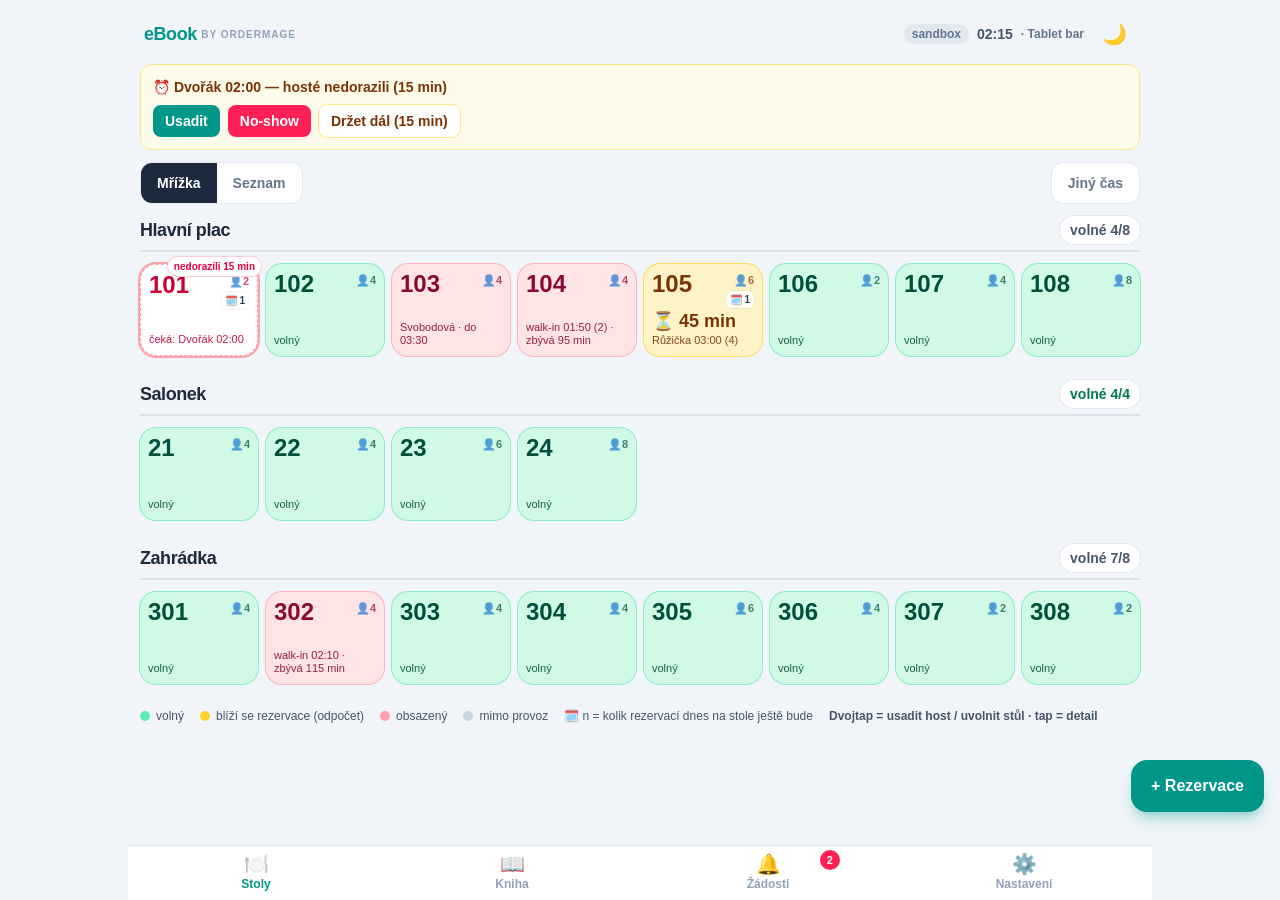
<file: index.html>
<!doctype html>
<html lang="cs">
  <head>
    <meta charset="UTF-8" />
    <meta name="viewport" content="width=device-width, initial-scale=1.0, viewport-fit=cover" />
    <meta name="theme-color" content="#0d9488" />
    <meta name="description" content="eBook — rezervační kniha stolů pro restaurace" />
    <meta name="robots" content="noindex" />

    <!-- iOS home-screen app: Safari ignores the manifest for these, hence the
         apple-* duplicates. black-translucent + viewport-fit=cover let the app
         paint under the status bar; the layout already honours safe areas. -->
    <meta name="mobile-web-app-capable" content="yes" />
    <meta name="apple-mobile-web-app-capable" content="yes" />
    <meta name="apple-mobile-web-app-status-bar-style" content="black-translucent" />
    <meta name="apple-mobile-web-app-title" content="eBook" />

    <link rel="icon" type="image/svg+xml" href="./icon.svg" />
    <link rel="apple-touch-icon" href="./apple-touch-icon.png" />
    <link rel="manifest" href="./manifest.webmanifest" />
    <title>eBook by OrderMage</title>
    <script type="module" crossorigin src="./assets/index-DlKGtat0.js"></script>
    <link rel="stylesheet" crossorigin href="./assets/index-Bkm7eKky.css">
  </head>
  <body>
    <div id="root"></div>
    <script>
      // App shell cache — the app has to open with no signal, not just keep
      // running. Registered after load so it never delays first paint.
      if ('serviceWorker' in navigator) {
        window.addEventListener('load', function () {
          navigator.serviceWorker.register('/sw.js').catch(function () {});
        });
      }
    </script>
  </body>
</html>
</file>
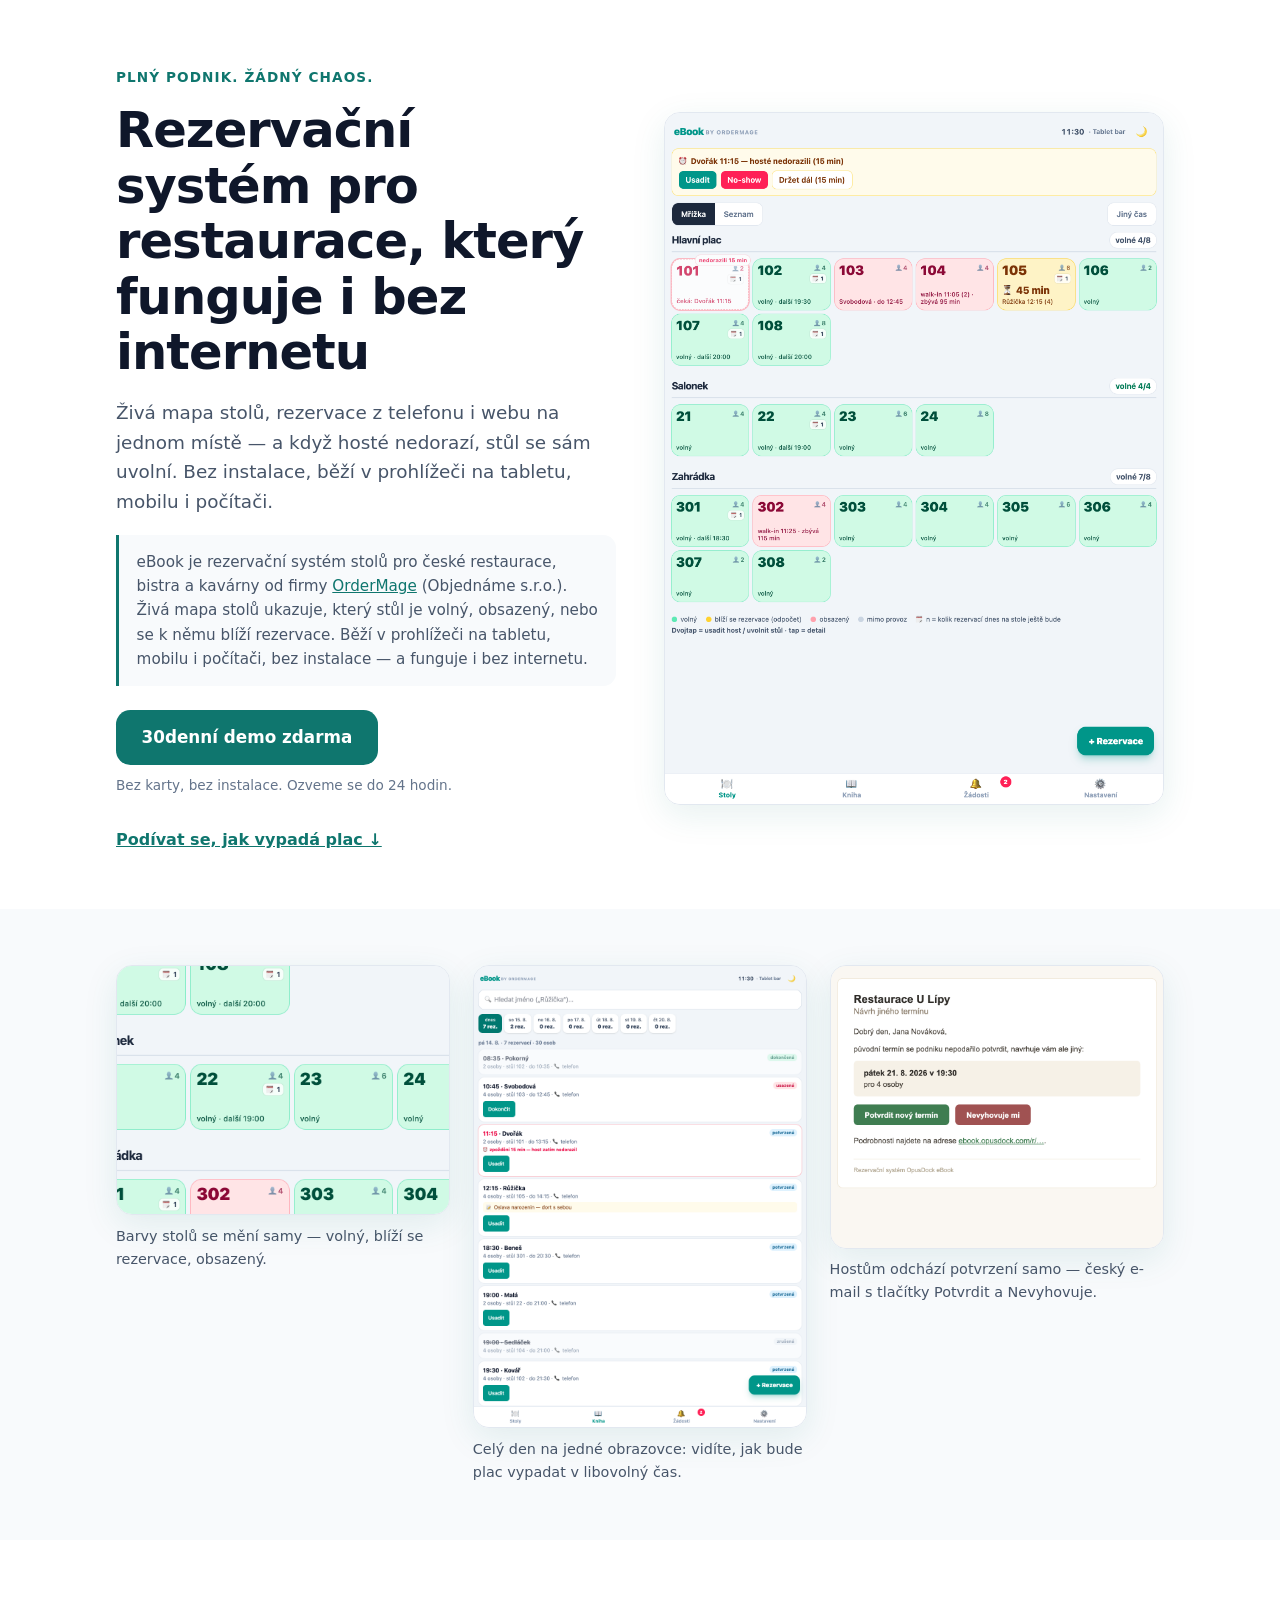
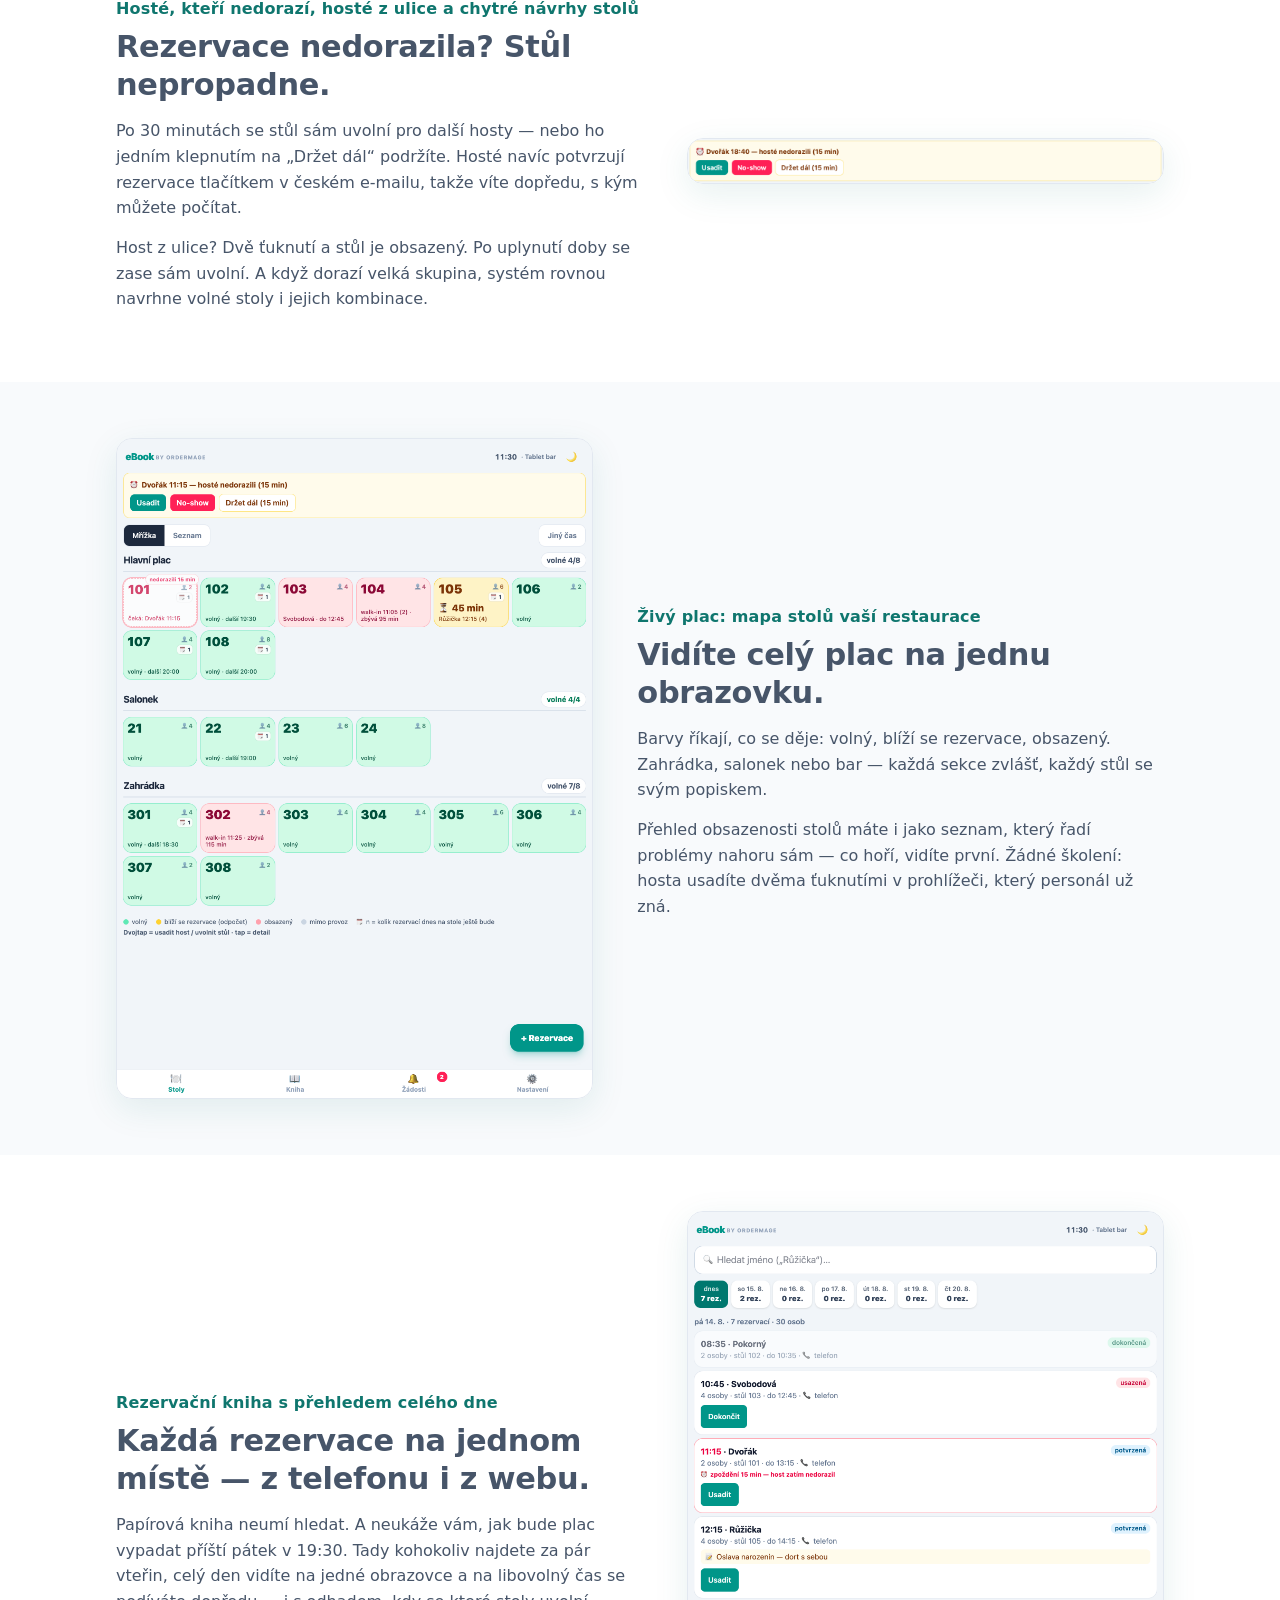
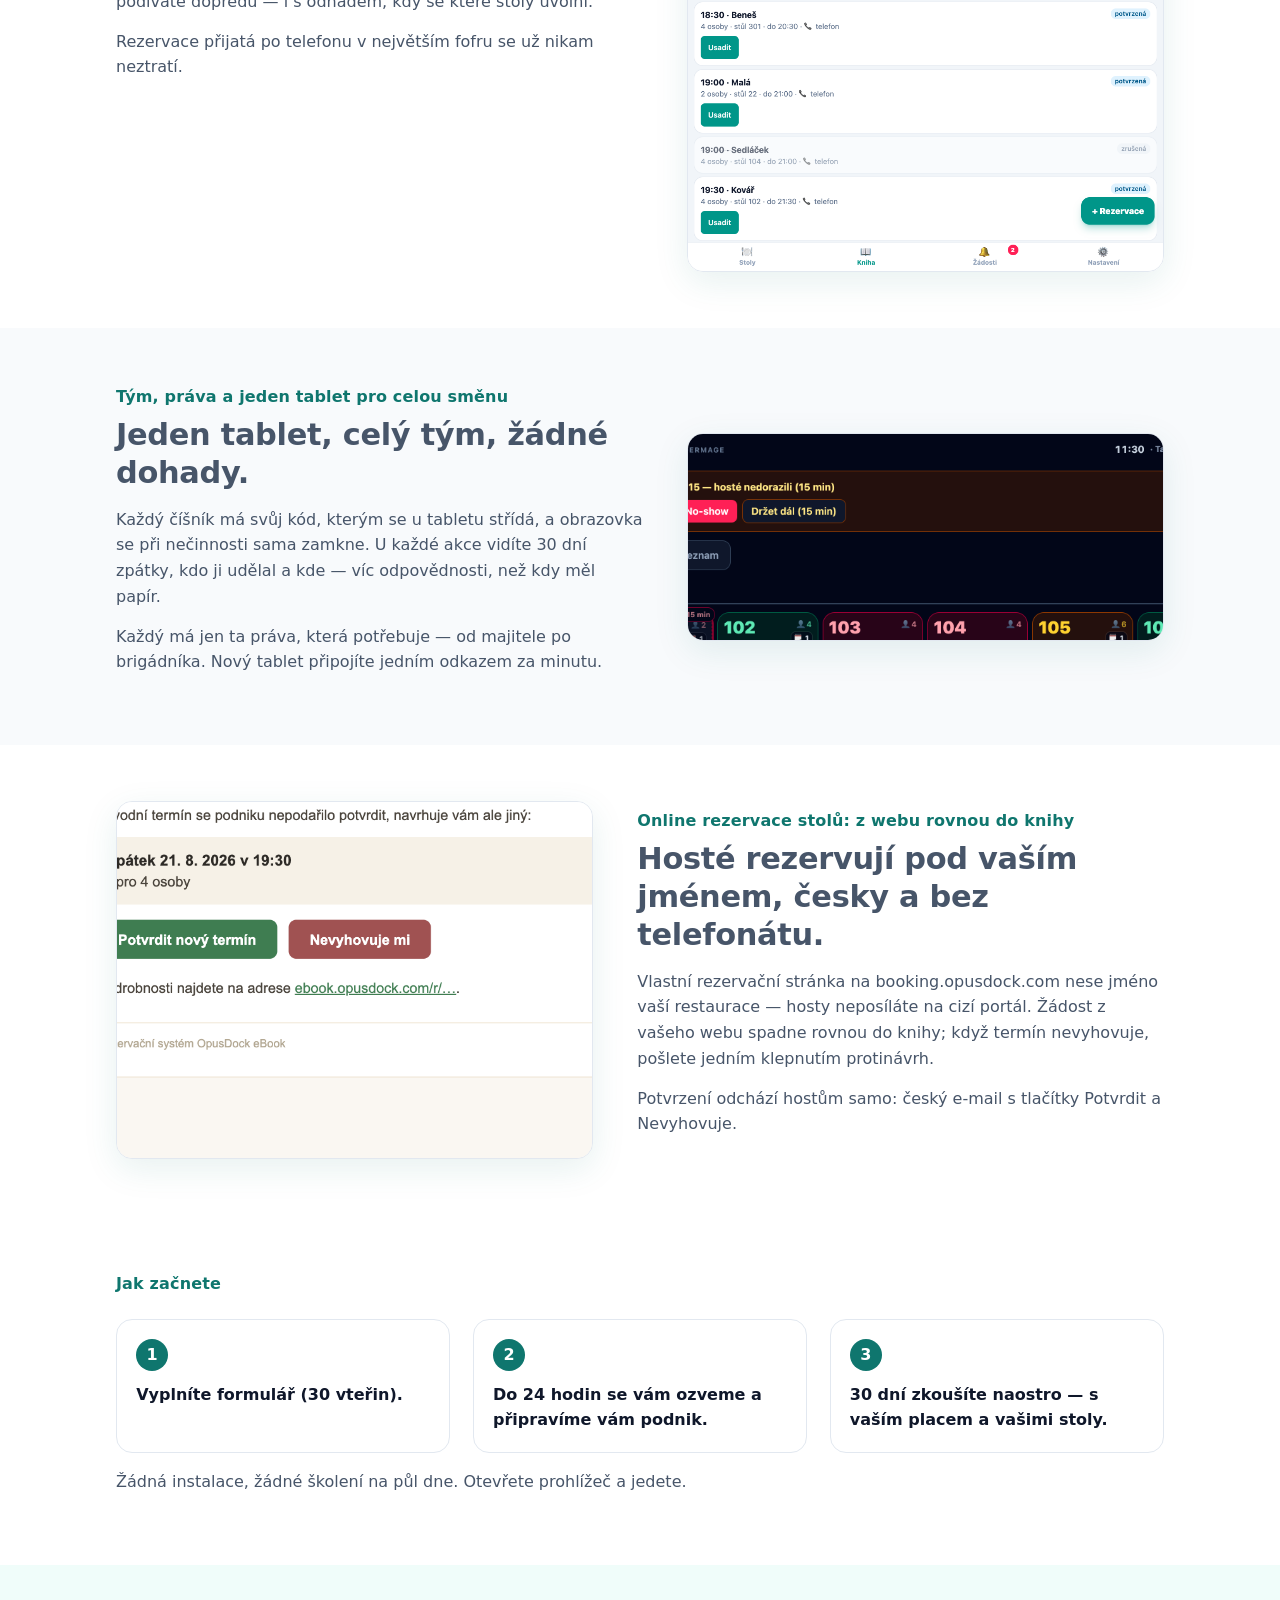
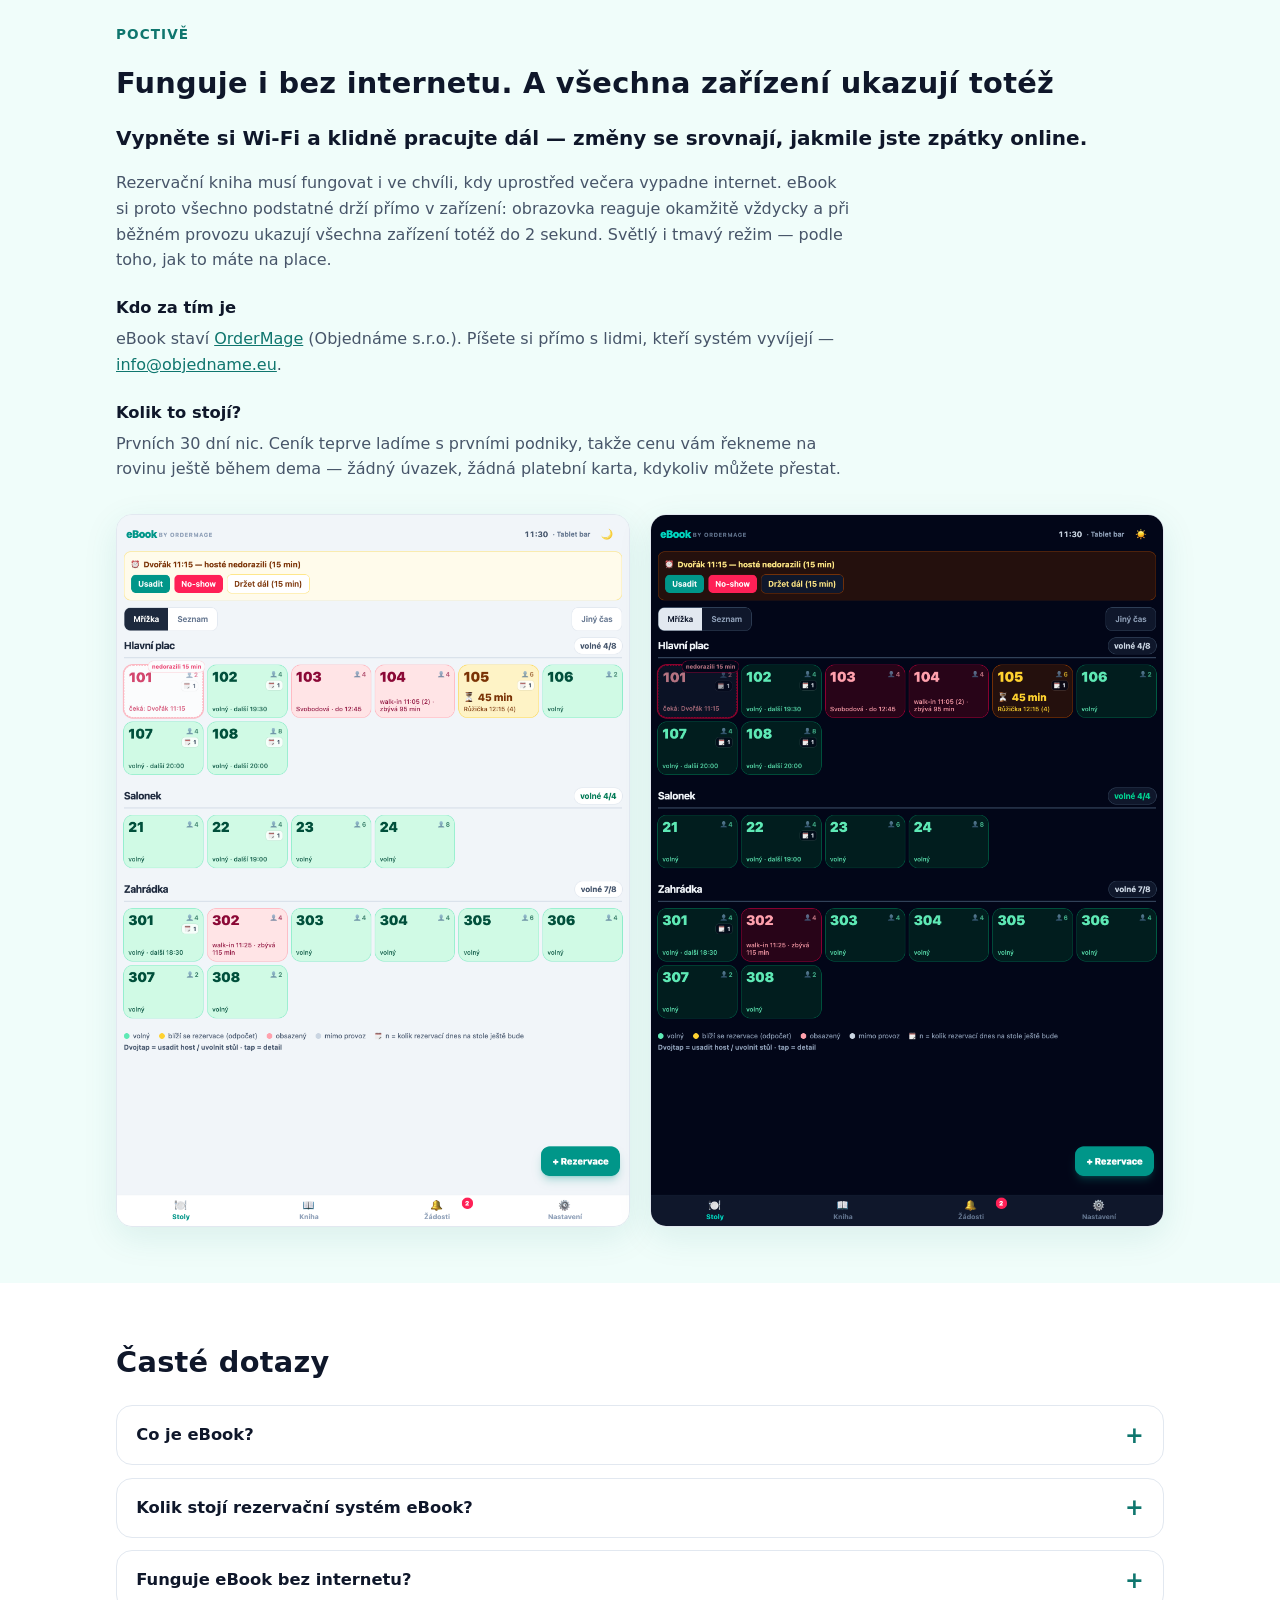
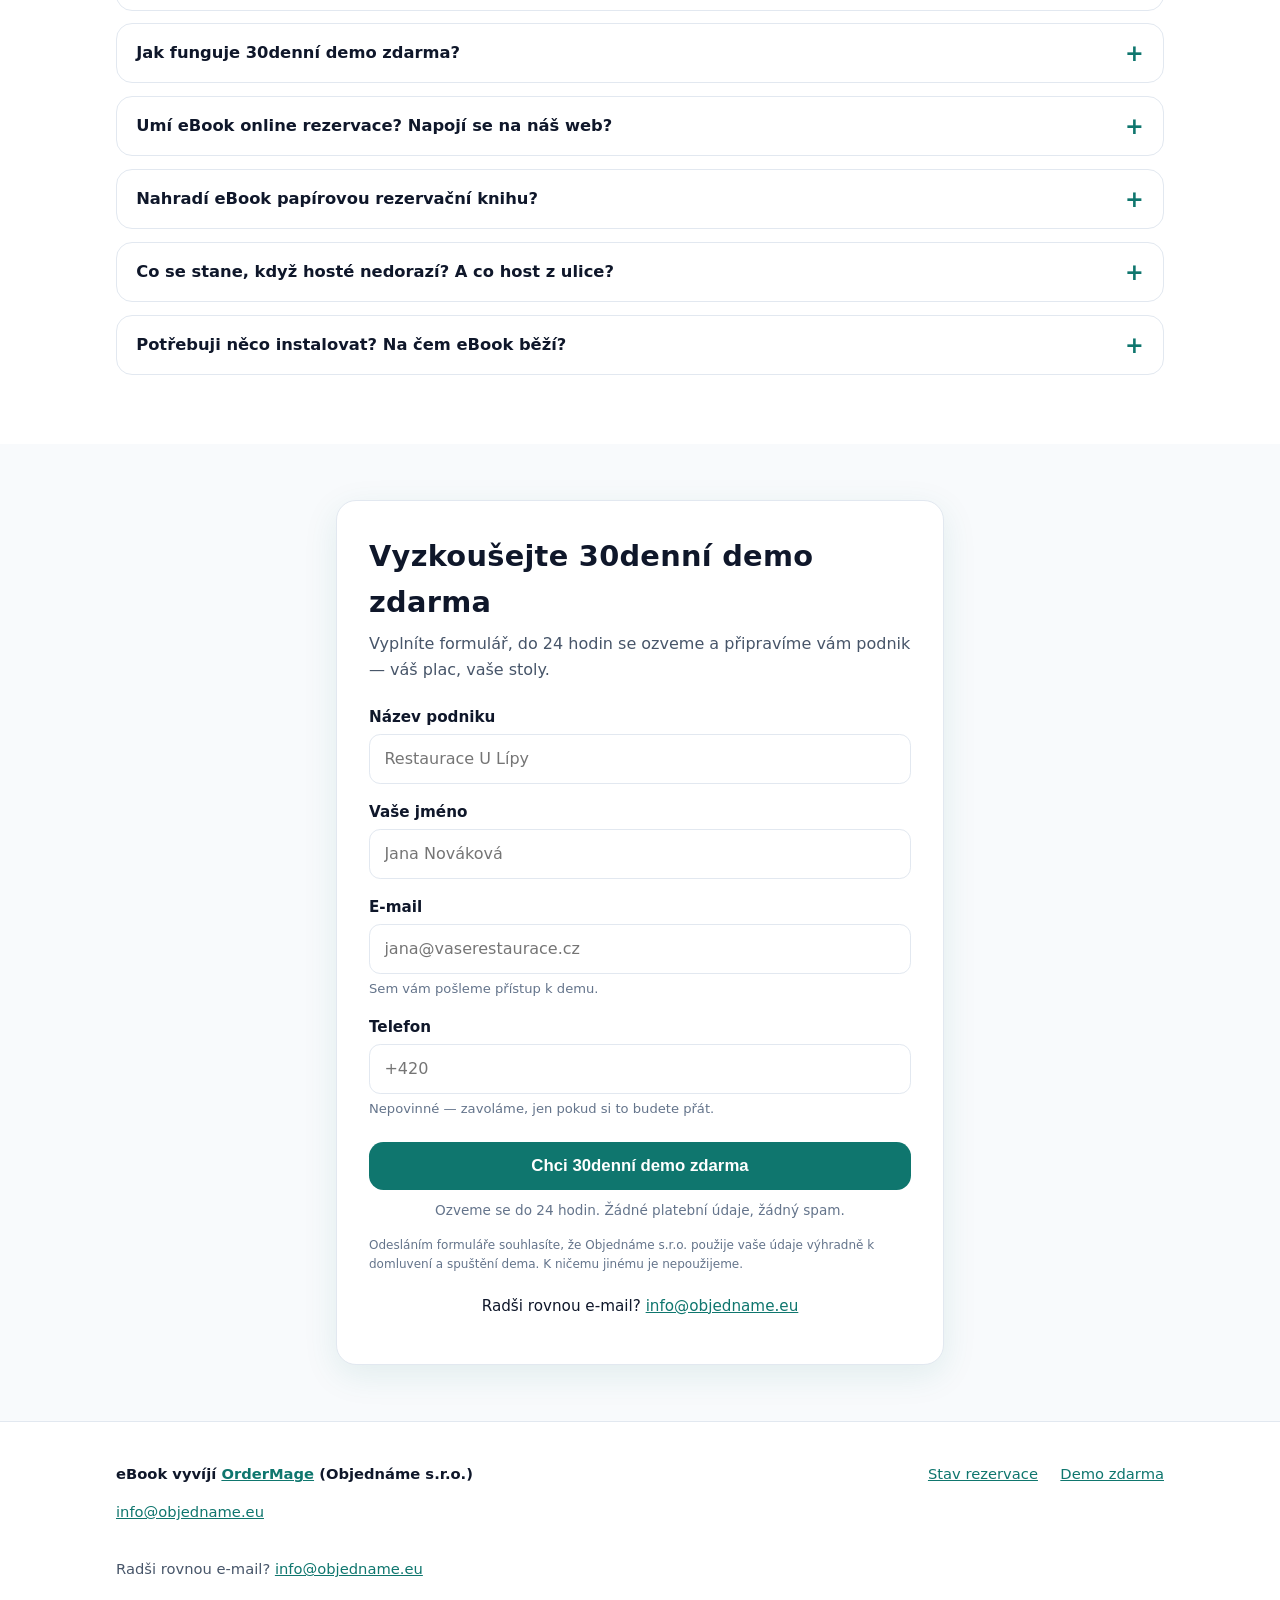
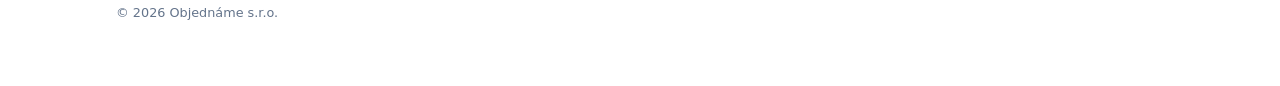
<file: landing.html>
<!doctype html>
<html lang="cs">
<head>
<meta charset="utf-8">
<meta name="viewport" content="width=device-width, initial-scale=1">
<title>Rezervační systém pro restaurace | eBook by OrderMage</title>
<meta name="description" content="Živá mapa stolů, online rezervace i rezervační kniha pro české restaurace. Funguje i bez internetu, bez instalace v prohlížeči. Vyzkoušejte 30 dní zdarma.">
<link rel="canonical" href="https://ebook.opusdock.com/">
<meta name="robots" content="index, follow, max-snippet:-1, max-image-preview:large, max-video-preview:-1">
<link rel="alternate" hreflang="cs" href="https://ebook.opusdock.com/">
<link rel="alternate" hreflang="x-default" href="https://ebook.opusdock.com/">
<style>
/* Landing page styles — self-contained, system font stack, light + dark. */
:root{
  --bg:#ffffff; --bg-alt:#f8fafc; --bg-teal:#f0fdfa;
  --text:#0f172a; --muted:#475569; --soft:#64748b;
  --accent:#0f766e; --accent-strong:#115e59; --accent-text:#0f766e;
  --border:#e2e8f0; --card:#ffffff; --error:#b91c1c;
  --shadow:0 10px 34px rgba(15,118,110,.10);
}
@media (prefers-color-scheme: dark){
  :root{
    --bg:#0b1120; --bg-alt:#0f172a; --bg-teal:#0e2321;
    --text:#e2e8f0; --muted:#a5b4c8; --soft:#8b9bb1;
    --accent:#0f766e; --accent-strong:#0d9488; --accent-text:#5eead4;
    --border:#233045; --card:#111a2e; --error:#fca5a5;
    --shadow:0 10px 34px rgba(0,0,0,.45);
  }
}
*{margin:0;padding:0;box-sizing:border-box}
html{scroll-behavior:smooth}
body{background:var(--bg);color:var(--text);font-family:system-ui,-apple-system,"Segoe UI",Roboto,sans-serif;line-height:1.6;-webkit-text-size-adjust:100%}
.wrap{max-width:68rem;margin:0 auto;padding:0 1.25rem}
section{padding:3.5rem 0;scroll-margin-top:4.5rem}
h1{font-size:clamp(2rem,5.2vw,3.1rem);line-height:1.12;letter-spacing:-.02em;font-weight:800}
h2{font-size:1rem;font-weight:800;color:var(--accent-text);letter-spacing:.01em;margin-bottom:.4rem}
.display{font-size:clamp(1.45rem,3vw,1.9rem);line-height:1.25;font-weight:800;letter-spacing:-.01em;margin-bottom:.9rem}
p{margin-bottom:.9rem}
a{color:var(--accent-text)}
img{max-width:100%;height:auto}
.visually-hidden{position:absolute!important;width:1px;height:1px;overflow:hidden;clip:rect(0 0 0 0);white-space:nowrap}
.btn{display:inline-block;background:var(--accent);color:#fff;font-weight:800;font-size:1.05rem;padding:.9rem 1.6rem;border-radius:.9rem;text-decoration:none;border:0;cursor:pointer;transition:background .15s}
.btn:hover{background:var(--accent-strong)}
.micro{font-size:.85rem;color:var(--soft);margin-top:.6rem}
.kicker{display:inline-block;font-size:.85rem;font-weight:800;letter-spacing:.08em;text-transform:uppercase;color:var(--accent-text);margin-bottom:.9rem}
.shot{display:block;width:100%;height:auto;border:1px solid var(--border);border-radius:1rem;box-shadow:var(--shadow)}
/* sticky header — fixed only with JS; static fallback without it */
.topbar{background:var(--bg);border-bottom:1px solid var(--border);z-index:50}
.topbar .wrap{display:flex;align-items:center;justify-content:space-between;gap:1rem;padding-top:.55rem;padding-bottom:.55rem}
.topbar .brand{display:flex;align-items:baseline;gap:.5rem;white-space:nowrap}
.topbar .logo{font-weight:900;font-size:1.05rem;letter-spacing:-.01em;color:var(--text);text-decoration:none;white-space:nowrap}
.topbar .logo b{color:var(--accent-text)}
.topbar .by{font-size:.68rem;font-weight:800;letter-spacing:.08em;text-transform:uppercase;color:var(--soft);text-decoration:none}
.topbar .by:hover{color:var(--accent-text)}
.topbar nav{display:flex;align-items:center;gap:1.1rem;flex-wrap:wrap}
.topbar nav a{font-size:.9rem;font-weight:700;text-decoration:none;color:var(--muted)}
.topbar nav a:hover{color:var(--accent-text)}
.topbar nav a.cta{background:var(--accent);color:#fff;padding:.45rem .95rem;border-radius:.65rem}
.topbar nav a.cta:hover{background:var(--accent-strong)}
html.js .topbar{position:fixed;top:0;left:0;right:0;transform:translateY(-100%);visibility:hidden;transition:transform .22s ease,visibility .22s}
html.js .topbar.shown{transform:none;visibility:visible}
@media (max-width:760px){.topbar nav a:not(.cta){display:none}}
/* hero */
#hero{padding-top:4rem}
#hero .grid{display:grid;grid-template-columns:1fr 1fr;gap:3rem;align-items:center}
#hero .sub{font-size:1.15rem;color:var(--muted);margin:1.1rem 0 1.2rem}
.definition{border-left:3px solid var(--accent);background:var(--bg-alt);padding:.9rem 1.1rem;border-radius:0 .8rem .8rem 0;font-size:.95rem;color:var(--muted);margin-bottom:1.5rem}
.cta-row{margin-bottom:.4rem}
.secondary{display:inline-block;margin-top:1rem;font-weight:700}
@media (max-width:900px){#hero .grid{grid-template-columns:1fr;gap:2rem}}
/* proof strip */
#ukazky{background:var(--bg-alt)}
.strip{display:grid;grid-template-columns:repeat(3,1fr);gap:1.4rem}
.strip figure{margin:0}
.strip figcaption{font-size:.9rem;color:var(--muted);margin-top:.6rem}
.crop{position:relative;overflow:hidden;border:1px solid var(--border);border-radius:1rem;box-shadow:var(--shadow);aspect-ratio:4/3;background:var(--card)}
.crop img{position:absolute;left:0;top:0;max-width:none}
.crop-plac img{width:190%;transform:translate(-6%,-31%)}
.crop-email img{width:132%;transform:translate(-10%,-27%)}
@media (max-width:760px){.strip{grid-template-columns:1fr}}
/* benefit blocks */
.benefit .grid{display:grid;grid-template-columns:1.05fr .95fr;gap:2.8rem;align-items:center}
.benefit.flip .grid{grid-template-columns:.95fr 1.05fr}
.benefit.flip .media{order:-1}
@media (max-width:900px){.benefit .grid,.benefit.flip .grid{grid-template-columns:1fr;gap:1.6rem}.benefit.flip .media{order:0}}
.benefit p{color:var(--muted)}
#zivy-plac,#tym{background:var(--bg-alt)}
/* steps */
.steps{list-style:none;counter-reset:step;display:grid;grid-template-columns:repeat(3,1fr);gap:1.4rem;margin:1.4rem 0 1rem}
.steps li{counter-increment:step;background:var(--card);border:1px solid var(--border);border-radius:1rem;padding:1.2rem;font-weight:600}
.steps li::before{content:counter(step);display:grid;place-items:center;width:2rem;height:2rem;border-radius:50%;background:var(--accent);color:#fff;font-weight:800;margin-bottom:.7rem}
@media (max-width:760px){.steps{grid-template-columns:1fr}}
/* trust block */
#offline{background:var(--bg-teal)}
.lead-claim{font-size:1.25rem;font-weight:800;margin-bottom:1rem}
#offline h3{font-size:1.02rem;font-weight:800;margin:1.4rem 0 .3rem}
#offline .pair{display:grid;grid-template-columns:1fr 1fr;gap:1.2rem;margin-top:2rem}
@media (max-width:760px){#offline .pair{grid-template-columns:1fr}}
/* faq */
#faq details{background:var(--card);border:1px solid var(--border);border-radius:1rem;padding:1rem 1.2rem;margin-bottom:.8rem}
#faq summary{cursor:pointer;list-style:none;display:flex;justify-content:space-between;align-items:center;gap:1rem}
#faq summary::-webkit-details-marker{display:none}
#faq summary::after{content:"+";font-size:1.4rem;font-weight:800;color:var(--accent-text);line-height:1}
#faq details[open] summary::after{content:"−"}
#faq h3{display:inline;font-size:1.02rem;font-weight:800;color:var(--text)}
#faq details p{margin:.8rem 0 0;color:var(--muted)}
/* lead form */
#demo{background:var(--bg-alt)}
#demo .panel{max-width:38rem;margin:0 auto;background:var(--card);border:1px solid var(--border);border-radius:1.25rem;padding:2rem;box-shadow:var(--shadow)}
#demo h2{font-size:clamp(1.4rem,3vw,1.8rem);color:var(--text);margin-bottom:.4rem}
#demo .intro{color:var(--muted);margin-bottom:1.4rem}
.field{margin-bottom:1rem}
.field label{display:block;font-weight:700;font-size:.95rem;margin-bottom:.3rem}
.field input{width:100%;font:inherit;padding:.7rem .9rem;border:1px solid var(--border);border-radius:.7rem;background:var(--bg);color:var(--text)}
.field input:focus{outline:2px solid var(--accent);outline-offset:1px;border-color:var(--accent)}
.field .helper{font-size:.82rem;color:var(--soft);margin:.25rem 0 0}
.field .error,#lead-form-error{font-size:.85rem;font-weight:600;color:var(--error);margin:.3rem 0 0}
.field input[aria-invalid="true"]{border-color:#dc2626}
.hp{position:absolute!important;left:-9999px;top:auto;width:1px;height:1px;overflow:hidden}
#lead-form .btn{width:100%;margin-top:.4rem}
.gdpr{font-size:.75rem;color:var(--soft);margin-top:.7rem}
#lead-success{text-align:center;padding:1rem 0}
#lead-success .h{font-size:1.6rem;font-weight:800;margin-bottom:.6rem}
.escape{text-align:center;margin-top:1.2rem;font-size:.95rem}
/* footer */
footer{border-top:1px solid var(--border);padding:2.5rem 0 3rem;font-size:.92rem;color:var(--muted)}
footer .cols{display:flex;flex-wrap:wrap;gap:2rem;justify-content:space-between;align-items:flex-start}
footer ul{list-style:none;display:flex;flex-wrap:wrap;gap:1.4rem}
footer .legal{margin-top:1.4rem;font-size:.8rem;color:var(--soft)}
</style>
<meta property="og:type" content="website">
<meta property="og:url" content="https://ebook.opusdock.com/">
<meta property="og:site_name" content="eBook by OrderMage">
<meta property="og:title" content="Rezervační systém pro restaurace | eBook by OrderMage">
<meta property="og:description" content="Živá mapa stolů, online rezervace i rezervační kniha pro české restaurace. Funguje i bez internetu, bez instalace v prohlížeči. Vyzkoušejte 30 dní zdarma.">
<meta property="og:image" content="https://ebook.opusdock.com/og/og-image.png">
<meta property="og:image:secure_url" content="https://ebook.opusdock.com/og/og-image.png">
<meta property="og:image:type" content="image/png">
<meta property="og:image:width" content="1200">
<meta property="og:image:height" content="630">
<meta property="og:image:alt" content="eBook by OrderMage — živá mapa stolů restaurace na tabletu">
<meta property="og:locale" content="cs_CZ">
<meta name="twitter:card" content="summary_large_image">
<meta name="twitter:title" content="Rezervační systém pro restaurace | eBook by OrderMage">
<meta name="twitter:description" content="Živá mapa stolů, online rezervace i rezervační kniha pro české restaurace. Funguje i bez internetu, bez instalace v prohlížeči. Vyzkoušejte 30 dní zdarma.">
<meta name="twitter:image" content="https://ebook.opusdock.com/og/og-image.png">
<meta name="twitter:image:alt" content="eBook by OrderMage — živá mapa stolů restaurace na tabletu">
<script type="application/ld+json">
{
  "@context": "https://schema.org",
  "@type": "Organization",
  "@id": "https://ebook.opusdock.com/#organization",
  "name": "OrderMage",
  "legalName": "Objednáme s.r.o.",
  "url": "https://ordermage.com",
  "email": "info@objedname.eu",
  "description": "OrderMage (Objednáme s.r.o.) vyvíjí eBook — rezervační systém stolů pro české restaurace, bistra a kavárny.",
  "contactPoint": {
    "@type": "ContactPoint",
    "contactType": "sales",
    "email": "info@objedname.eu",
    "availableLanguage": ["cs", "en"]
  },
  "areaServed": "CZ"
}
</script>
<script type="application/ld+json">
{
  "@context": "https://schema.org",
  "@type": "SoftwareApplication",
  "@id": "https://ebook.opusdock.com/#software",
  "name": "eBook",
  "alternateName": "eBook by OrderMage",
  "url": "https://ebook.opusdock.com/",
  "applicationCategory": "BusinessApplication",
  "applicationSubCategory": "Rezervační systém pro restaurace",
  "operatingSystem": "Web (prohlížeč na tabletu, mobilu i počítači)",
  "inLanguage": "cs",
  "description": "Rezervační systém stolů pro restaurace, bistra a kavárny. Živá mapa stolů, rezervační kniha s přehledem celého dne, online rezervace z webu restaurace, usazení hosta z ulice dvěma ťuknutími, automatické uvolnění stolu, když hosté nedorazí, práva pro celý tým a jeden tablet pro celou směnu. Funguje i bez internetu a všechna zařízení ukazují totéž do 2 sekund. Bez instalace, běží v prohlížeči.",
  "featureList": [
    "Živá mapa stolů (volný / blíží se rezervace / obsazený) se sekcemi",
    "Rezervační kniha s vyhledáváním, přehledem celého dne a náhledem na libovolný čas",
    "Online rezervace z webu restaurace rovnou do knihy",
    "Automatické české e-maily hostům s tlačítky Potvrdit / Nevyhovuje",
    "Protinávrhy termínů a chytré návrhy stolů i kombinací pro velké skupiny",
    "Host z ulice dvěma ťuknutími, automatické uvolnění stolu, když hosté nedorazí",
    "Role majitel / manažer / personál / jen čtení, jeden tablet pro celou směnu, každý číšník má svůj kód, historie akcí 30 dní",
    "Funguje i bez internetu, všechna zařízení ukazují totéž do 2 sekund",
    "Světlý i tmavý režim, bez instalace"
  ],
  "offers": {
    "@type": "Offer",
    "name": "30denní demo zdarma",
    "price": "0",
    "priceCurrency": "CZK",
    "url": "https://ebook.opusdock.com/#demo",
    "description": "Vyzkoušejte eBook 30 dní zdarma v plné verzi.",
    "availability": "https://schema.org/InStock",
    "category": "free_trial"
  },
  "creator": { "@id": "https://ebook.opusdock.com/#organization" },
  "provider": { "@id": "https://ebook.opusdock.com/#organization" },
  "publisher": { "@id": "https://ebook.opusdock.com/#organization" }
}
</script>
<script type="application/ld+json">
{
  "@context": "https://schema.org",
  "@type": "FAQPage",
  "@id": "https://ebook.opusdock.com/#faq",
  "inLanguage": "cs",
  "mainEntity": [
    {
      "@type": "Question",
      "name": "Co je eBook?",
      "acceptedAnswer": {
        "@type": "Answer",
        "text": "eBook je rezervační systém stolů pro české restaurace, bistra a kavárny od firmy OrderMage (Objednáme s.r.o.). Nahrazuje papírovou rezervační knihu: živá mapa stolů ukazuje, který stůl je volný, obsazený, nebo se k němu blíží rezervace, a rezervační kniha drží přehled o všech rezervacích. Běží v prohlížeči na tabletu, mobilu i počítači, bez instalace."
      }
    },
    {
      "@type": "Question",
      "name": "Kolik stojí rezervační systém eBook?",
      "acceptedAnswer": {
        "@type": "Answer",
        "text": "eBook si můžete prvních 30 dní vyzkoušet zdarma, v plné verzi a bez platební karty. Ceník teprve ladíme s prvními podniky, cenu ostrého provozu vám proto řekneme na rovinu už během dema — žádný úvazek, kdykoliv můžete přestat. Napište na info@objedname.eu."
      }
    },
    {
      "@type": "Question",
      "name": "Funguje eBook bez internetu?",
      "acceptedAnswer": {
        "@type": "Answer",
        "text": "Ano. Když internet vypadne, pracujete dál, jako by se nic nestalo — změny se uloží přímo v zařízení a srovnají se samy, jakmile jste zpátky online. Při běžném provozu ukazují všechna zařízení totéž do 2 sekund."
      }
    },
    {
      "@type": "Question",
      "name": "Jak funguje 30denní demo zdarma?",
      "acceptedAnswer": {
        "@type": "Answer",
        "text": "Vyplníte krátký formulář na ebook.opusdock.com a my vám připravíme vlastní prostředí s vaším placem a stoly. Demo běží 30 dní zdarma v plné verzi — mapa stolů, rezervační kniha, online rezervace i tým s právy. Nepotřebujete platební kartu ani instalaci."
      }
    },
    {
      "@type": "Question",
      "name": "Umí eBook online rezervace? Napojí se na náš web?",
      "acceptedAnswer": {
        "@type": "Answer",
        "text": "Ano. Hosté si stůl rezervují na stránce se jménem vaší restaurace na booking.opusdock.com. Pokud máte vlastní web, umí se eBook napojit i na něj (technicky přes veřejné API — nastavíme s vámi). Personál žádost potvrdí, nebo pošle protinávrh termínu; host dostane automatický český e-mail s tlačítky Potvrdit a Nevyhovuje."
      }
    },
    {
      "@type": "Question",
      "name": "Nahradí eBook papírovou rezervační knihu?",
      "acceptedAnswer": {
        "@type": "Answer",
        "text": "Ano, to je jeho hlavní úloha. Rezervační kniha v eBooku umí vyhledávání, přehled celého dne a náhled na libovolný čas — i s odhadem, kdy se které stoly uvolní. Na rozdíl od papíru ji vidí celý tým naráz na všech zařízeních a u každé změny se dá 30 dní zpátky dohledat, kdo ji udělal."
      }
    },
    {
      "@type": "Question",
      "name": "Co se stane, když hosté nedorazí? A co host z ulice?",
      "acceptedAnswer": {
        "@type": "Answer",
        "text": "Když rezervace nedorazí, stůl se po 30 minutách sám uvolní pro další hosty — nebo ho jedním tlačítkem podržíte dál. Hosta z ulice usadíte dvěma ťuknutími na stůl a systém ho po uplynutí doby zase sám uvolní. Pro velké skupiny systém rovnou navrhne volné stoly i jejich kombinace."
      }
    },
    {
      "@type": "Question",
      "name": "Potřebuji něco instalovat? Na čem eBook běží?",
      "acceptedAnswer": {
        "@type": "Answer",
        "text": "Nic se neinstaluje. eBook běží v prohlížeči na tabletu, mobilu i počítači, ve světlém i tmavém režimu. Celé směně stačí jeden tablet: každý číšník má svůj kód, kterým se u tabletu střídá, a při nečinnosti se obrazovka sama zamkne. Nový tablet připojíte jedním odkazem za minutu."
      }
    }
  ]
}
</script>
<script type="application/ld+json">
{
  "@context": "https://schema.org",
  "@type": "WebSite",
  "@id": "https://ebook.opusdock.com/#website",
  "url": "https://ebook.opusdock.com/",
  "name": "eBook by OrderMage",
  "alternateName": "Rezervační systém pro restaurace eBook",
  "inLanguage": "cs",
  "publisher": { "@id": "https://ebook.opusdock.com/#organization" }
}
</script>
<meta name="theme-color" media="(prefers-color-scheme: light)" content="#ffffff">
<meta name="theme-color" media="(prefers-color-scheme: dark)" content="#0b1120">
<link rel="icon" href="/favicon.svg" type="image/svg+xml">
<link rel="apple-touch-icon" href="/apple-touch-icon.png">
<script>document.documentElement.classList.add('js')</script>
</head>
<body>

<header class="topbar" id="sticky-header">
  <div class="wrap">
    <span class="brand">
      <a class="logo" href="#hero"><b>eBook</b></a>
      <a class="by" href="https://ordermage.com" rel="noopener">by OrderMage</a>
    </span>
    <nav aria-label="Obsah stránky">
      <a href="#zivy-plac">Mapa stolů</a>
      <a href="#rezervacni-kniha">Rezervační kniha</a>
      <a href="#online-rezervace">Online rezervace</a>
      <a href="#tym">Tým a práva</a>
      <a href="#offline">Bez internetu</a>
      <a href="#faq">Časté dotazy</a>
      <a href="#demo" class="cta">Demo zdarma</a>
    </nav>
  </div>
</header>

<section id="hero">
  <div class="wrap">
    <div class="grid">
      <div>
        <span class="kicker">Plný podnik. Žádný chaos.</span>
        <h1>Rezervační systém pro restaurace, který funguje i&nbsp;bez internetu</h1>
        <p class="sub">Živá mapa stolů, rezervace z telefonu i webu na jednom místě — a když hosté nedorazí, stůl se sám uvolní. Bez instalace, běží v prohlížeči na tabletu, mobilu i počítači.</p>
        <p class="definition">eBook je rezervační systém stolů pro české restaurace, bistra a kavárny od firmy <a href="https://ordermage.com" rel="noopener">OrderMage</a> (Objednáme s.r.o.). Živá mapa stolů ukazuje, který stůl je volný, obsazený, nebo se k němu blíží rezervace. Běží v prohlížeči na tabletu, mobilu i počítači, bez instalace — a funguje i bez internetu.</p>
        <div class="cta-row">
          <a class="btn" href="#demo">30denní demo zdarma</a>
          <p class="micro">Bez karty, bez instalace. Ozveme se do 24 hodin.</p>
        </div>
        <a class="secondary" href="#ukazky">Podívat se, jak vypadá plac ↓</a>
      </div>
      <div>
        <img class="shot" src="/landing/plac-light.png" alt="Živý plac v eBooku — barevná mapa stolů restaurace" width="1280" height="1025" fetchpriority="high" decoding="async">
      </div>
    </div>
  </div>
</section>

<section id="ukazky">
  <div class="wrap">
    <h2 class="visually-hidden">Ukázky z aplikace</h2>
    <div class="strip">
      <figure>
        <div class="crop crop-plac">
          <img src="/landing/plac-light.png" alt="Detail mapy stolů — barevné stavy stolů podle obsazenosti" width="1280" height="1025" loading="lazy" decoding="async">
        </div>
        <figcaption>Barvy stolů se mění samy — volný, blíží se rezervace, obsazený.</figcaption>
      </figure>
      <figure>
        <img class="shot" src="/landing/kniha.png" alt="Rezervační kniha v eBooku — přehled dne s vyhledáváním" width="1280" height="1025" loading="lazy" decoding="async">
        <figcaption>Celý den na jedné obrazovce: vidíte, jak bude plac vypadat v libovolný čas.</figcaption>
      </figure>
      <figure>
        <img class="shot" src="/landing/email.png" alt="Automatický český e-mail hostovi s tlačítky Potvrdit a Nevyhovuje" width="990" height="840" loading="lazy" decoding="async">
        <figcaption>Hostům odchází potvrzení samo — český e-mail s tlačítky Potvrdit a Nevyhovuje.</figcaption>
      </figure>
    </div>
  </div>
</section>

<section id="provoz" class="benefit">
  <div class="wrap">
    <div class="grid">
      <div>
        <h2>Hosté, kteří nedorazí, hosté z ulice a chytré návrhy stolů</h2>
        <p class="display">Rezervace nedorazila? Stůl nepropadne.</p>
        <p>Po 30 minutách se stůl sám uvolní pro další hosty — nebo ho jedním klepnutím na „Držet dál“ podržíte. Hosté navíc potvrzují rezervace tlačítkem v českém e-mailu, takže víte dopředu, s kým můžete počítat.</p>
        <p>Host z ulice? Dvě ťuknutí a stůl je obsazený. Po uplynutí doby se zase sám uvolní. A když dorazí velká skupina, systém rovnou navrhne volné stoly i jejich kombinace.</p>
      </div>
      <div class="media">
        <img class="shot" src="/landing/noshow.png" alt="Upozornění, že rezervace nedorazila, s tlačítkem Držet dál" width="1260" height="118" loading="lazy" decoding="async">
      </div>
    </div>
  </div>
</section>

<section id="zivy-plac" class="benefit flip">
  <div class="wrap">
    <div class="grid">
      <div>
        <h2>Živý plac: mapa stolů vaší restaurace</h2>
        <p class="display">Vidíte celý plac na jednu obrazovku.</p>
        <p>Barvy říkají, co se děje: volný, blíží se rezervace, obsazený. Zahrádka, salonek nebo bar — každá sekce zvlášť, každý stůl se svým popiskem.</p>
        <p>Přehled obsazenosti stolů máte i jako seznam, který řadí problémy nahoru sám — co hoří, vidíte první. Žádné školení: hosta usadíte dvěma ťuknutími v prohlížeči, který personál už zná.</p>
      </div>
      <div class="media">
        <img class="shot" src="/landing/plac-light.png" alt="Živý plac se sekcemi Hlavní plac, Salonek a Zahrádka" width="1280" height="1025" loading="lazy" decoding="async">
      </div>
    </div>
  </div>
</section>

<section id="rezervacni-kniha" class="benefit">
  <div class="wrap">
    <div class="grid">
      <div>
        <h2>Rezervační kniha s přehledem celého dne</h2>
        <p class="display">Každá rezervace na jednom místě — z telefonu i z webu.</p>
        <p>Papírová kniha neumí hledat. A neukáže vám, jak bude plac vypadat příští pátek v 19:30. Tady kohokoliv najdete za pár vteřin, celý den vidíte na jedné obrazovce a na libovolný čas se podíváte dopředu — i s odhadem, kdy se které stoly uvolní.</p>
        <p>Rezervace přijatá po telefonu v největším fofru se už nikam neztratí.</p>
      </div>
      <div class="media">
        <img class="shot" src="/landing/kniha.png" alt="Rezervační kniha — vyhledávání a přehled celého dne" width="1280" height="1025" loading="lazy" decoding="async">
      </div>
    </div>
  </div>
</section>

<section id="tym" class="benefit">
  <div class="wrap">
    <div class="grid">
      <div>
        <h2>Tým, práva a jeden tablet pro celou směnu</h2>
        <p class="display">Jeden tablet, celý tým, žádné dohady.</p>
        <p>Každý číšník má svůj kód, kterým se u tabletu střídá, a obrazovka se při nečinnosti sama zamkne. U každé akce vidíte 30 dní zpátky, kdo ji udělal a kde — víc odpovědnosti, než kdy měl papír.</p>
        <p>Každý má jen ta práva, která potřebuje — od majitele po brigádníka. Nový tablet připojíte jedním odkazem za minutu.</p>
      </div>
      <div class="media" aria-hidden="true">
        <div class="crop crop-plac" style="aspect-ratio:16/7">
          <img src="/landing/plac-dark.png" alt="" width="1280" height="1025" loading="lazy" decoding="async" style="width:135%;transform:translate(-13%,-1%)">
        </div>
      </div>
    </div>
  </div>
</section>

<section id="online-rezervace" class="benefit flip">
  <div class="wrap">
    <div class="grid">
      <div>
        <h2>Online rezervace stolů: z webu rovnou do knihy</h2>
        <p class="display">Hosté rezervují pod vaším jménem, česky a bez telefonátu.</p>
        <p>Vlastní rezervační stránka na booking.opusdock.com nese jméno vaší restaurace — hosty neposíláte na cizí portál. Žádost z vašeho webu spadne rovnou do knihy; když termín nevyhovuje, pošlete jedním klepnutím protinávrh.</p>
        <p>Potvrzení odchází hostům samo: český e-mail s tlačítky Potvrdit a Nevyhovuje.</p>
      </div>
      <div class="media">
        <div class="crop crop-email">
          <img src="/landing/email.png" alt="Detail e-mailu s návrhem termínu a tlačítky Potvrdit nový termín a Nevyhovuje mi" width="990" height="840" loading="lazy" decoding="async">
        </div>
      </div>
    </div>
  </div>
</section>

<section id="jak-zacit">
  <div class="wrap">
    <h2>Jak začnete</h2>
    <ol class="steps">
      <li>Vyplníte formulář (30 vteřin).</li>
      <li>Do 24 hodin se vám ozveme a připravíme vám podnik.</li>
      <li>30 dní zkoušíte naostro — s vaším placem a vašimi stoly.</li>
    </ol>
    <p style="color:var(--muted)">Žádná instalace, žádné školení na půl dne. Otevřete prohlížeč a jedete.</p>
  </div>
</section>

<section id="offline">
  <div class="wrap">
    <span class="kicker">Poctivě</span>
    <h2 style="font-size:clamp(1.4rem,3vw,1.8rem);color:var(--text);margin-bottom:1rem">Funguje i bez internetu. A všechna zařízení ukazují totéž</h2>
    <p class="lead-claim">Vypněte si Wi-Fi a klidně pracujte dál — změny se srovnají, jakmile jste zpátky online.</p>
    <p style="color:var(--muted);max-width:46rem">Rezervační kniha musí fungovat i ve chvíli, kdy uprostřed večera vypadne internet. eBook si proto všechno podstatné drží přímo v zařízení: obrazovka reaguje okamžitě vždycky a při běžném provozu ukazují všechna zařízení totéž do 2 sekund. Světlý i tmavý režim — podle toho, jak to máte na place.</p>
    <h3>Kdo za tím je</h3>
    <p style="color:var(--muted);max-width:46rem">eBook staví <a href="https://ordermage.com" rel="noopener">OrderMage</a> (Objednáme s.r.o.). Píšete si přímo s lidmi, kteří systém vyvíjejí — <a href="mailto:info@objedname.eu">info@objedname.eu</a>.</p>
    <h3>Kolik to stojí?</h3>
    <p style="color:var(--muted);max-width:46rem">Prvních 30 dní nic. Ceník teprve ladíme s prvními podniky, takže cenu vám řekneme na rovinu ještě během dema — žádný úvazek, žádná platební karta, kdykoliv můžete přestat.</p>
    <div class="pair">
      <img class="shot" src="/landing/plac-light.png" alt="eBook ve světlém režimu" width="1280" height="1025" loading="lazy" decoding="async">
      <img class="shot" src="/landing/plac-dark.png" alt="eBook v tmavém režimu" width="1280" height="1025" loading="lazy" decoding="async">
    </div>
  </div>
</section>

<section id="faq">
  <div class="wrap">
    <h2 style="font-size:clamp(1.4rem,3vw,1.8rem);color:var(--text);margin-bottom:1.2rem">Časté dotazy</h2>

    <details id="faq-co-je">
      <summary><h3>Co je eBook?</h3></summary>
      <p>eBook je rezervační systém stolů pro české restaurace, bistra a kavárny od firmy OrderMage (Objednáme s.r.o.). Nahrazuje papírovou rezervační knihu: živá mapa stolů ukazuje, který stůl je volný, obsazený, nebo se k němu blíží rezervace, a rezervační kniha drží přehled o všech rezervacích. Běží v prohlížeči na tabletu, mobilu i počítači, bez instalace.</p>
    </details>

    <details id="faq-cena">
      <summary><h3>Kolik stojí rezervační systém eBook?</h3></summary>
      <p>eBook si můžete prvních 30 dní vyzkoušet zdarma, v plné verzi a bez platební karty. Ceník teprve ladíme s prvními podniky, cenu ostrého provozu vám proto řekneme na rovinu už během dema — žádný úvazek, kdykoliv můžete přestat. Napište na info@objedname.eu.</p>
    </details>

    <details id="faq-offline">
      <summary><h3>Funguje eBook bez internetu?</h3></summary>
      <p>Ano. Když internet vypadne, pracujete dál, jako by se nic nestalo — změny se uloží přímo v zařízení a srovnají se samy, jakmile jste zpátky online. Při běžném provozu ukazují všechna zařízení totéž do 2 sekund.</p>
    </details>

    <details id="faq-demo">
      <summary><h3>Jak funguje 30denní demo zdarma?</h3></summary>
      <p>Vyplníte krátký formulář na ebook.opusdock.com a my vám připravíme vlastní prostředí s vaším placem a stoly. Demo běží 30 dní zdarma v plné verzi — mapa stolů, rezervační kniha, online rezervace i tým s právy. Nepotřebujete platební kartu ani instalaci.</p>
    </details>

    <details id="faq-web">
      <summary><h3>Umí eBook online rezervace? Napojí se na náš web?</h3></summary>
      <p>Ano. Hosté si stůl rezervují na stránce se jménem vaší restaurace na booking.opusdock.com. Pokud máte vlastní web, umí se eBook napojit i na něj (technicky přes veřejné API — nastavíme s vámi). Personál žádost potvrdí, nebo pošle protinávrh termínu; host dostane automatický český e-mail s tlačítky Potvrdit a Nevyhovuje.</p>
    </details>

    <details id="faq-kniha">
      <summary><h3>Nahradí eBook papírovou rezervační knihu?</h3></summary>
      <p>Ano, to je jeho hlavní úloha. Rezervační kniha v eBooku umí vyhledávání, přehled celého dne a náhled na libovolný čas — i s odhadem, kdy se které stoly uvolní. Na rozdíl od papíru ji vidí celý tým naráz na všech zařízeních a u každé změny se dá 30 dní zpátky dohledat, kdo ji udělal.</p>
    </details>

    <details id="faq-nedorazi">
      <summary><h3>Co se stane, když hosté nedorazí? A co host z ulice?</h3></summary>
      <p>Když rezervace nedorazí, stůl se po 30 minutách sám uvolní pro další hosty — nebo ho jedním tlačítkem podržíte dál. Hosta z ulice usadíte dvěma ťuknutími na stůl a systém ho po uplynutí doby zase sám uvolní. Pro velké skupiny systém rovnou navrhne volné stoly i jejich kombinace.</p>
    </details>

    <details id="faq-zarizeni">
      <summary><h3>Potřebuji něco instalovat? Na čem eBook běží?</h3></summary>
      <p>Nic se neinstaluje. eBook běží v prohlížeči na tabletu, mobilu i počítači, ve světlém i tmavém režimu. Celé směně stačí jeden tablet: každý číšník má svůj kód, kterým se u tabletu střídá, a při nečinnosti se obrazovka sama zamkne. Nový tablet připojíte jedním odkazem za minutu.</p>
    </details>
  </div>
</section>

<section id="demo">
  <div class="wrap">
    <div class="panel">
      <h2>Vyzkoušejte 30denní demo zdarma</h2>
      <p class="intro">Vyplníte formulář, do 24 hodin se ozveme a připravíme vám podnik — váš plac, vaše stoly.</p>

      <form id="lead-form" novalidate>
        <div class="field">
          <label for="lead-venue">Název podniku</label>
          <input id="lead-venue" name="venue_name" type="text" placeholder="Restaurace U Lípy" autocomplete="organization" required>
          <p class="error" id="lead-venue-error" hidden>Vyplňte prosím název podniku.</p>
        </div>
        <div class="field">
          <label for="lead-name">Vaše jméno</label>
          <input id="lead-name" name="name" type="text" placeholder="Jana Nováková" autocomplete="name" required>
          <p class="error" id="lead-name-error" hidden>Vyplňte prosím své jméno.</p>
        </div>
        <div class="field">
          <label for="lead-email">E-mail</label>
          <input id="lead-email" name="email" type="email" placeholder="jana@vaserestaurace.cz" autocomplete="email" required>
          <p class="helper">Sem vám pošleme přístup k demu.</p>
          <p class="error" id="lead-email-error" hidden></p>
        </div>
        <div class="field">
          <label for="lead-phone">Telefon</label>
          <input id="lead-phone" name="phone" type="tel" placeholder="+420" autocomplete="tel">
          <p class="helper">Nepovinné — zavoláme, jen pokud si to budete přát.</p>
          <p class="error" id="lead-phone-error" hidden>Telefon nevypadá správně. Zkontrolujte ho, nebo nechte pole prázdné.</p>
        </div>
        <div class="hp" aria-hidden="true">
          <label for="lead-website">Web</label>
          <input id="lead-website" name="website" type="text" tabindex="-1" autocomplete="off">
        </div>
        <div id="lead-turnstile"></div>
        <button class="btn" id="lead-submit" type="submit">Chci 30denní demo zdarma</button>
        <p class="micro" style="text-align:center">Ozveme se do 24 hodin. Žádné platební údaje, žádný spam.</p>
        <p class="gdpr">Odesláním formuláře souhlasíte, že Objednáme s.r.o. použije vaše údaje výhradně k domluvení a spuštění dema. K ničemu jinému je nepoužijeme.</p>
        <p id="lead-form-error" hidden>Odeslání se nepovedlo. Zkuste to prosím ještě jednou — nebo nám napište rovnou na <a href="mailto:info@objedname.eu">info@objedname.eu</a>.</p>
      </form>

      <div id="lead-success" hidden>
        <p class="h">Díky!</p>
        <p style="color:var(--muted)">Do 24 hodin se vám ozveme z adresy info@objedname.eu a domluvíme spuštění vašeho 30denního dema. Kdyby e-mail nedorazil, mrkněte do spamu — nebo nám napište rovnou.</p>
      </div>

      <p class="escape">Radši rovnou e-mail? <a href="mailto:info@objedname.eu">info@objedname.eu</a></p>
    </div>
  </div>
</section>

<footer id="kontakt">
  <div class="wrap">
    <h2 class="visually-hidden">Kontakt</h2>
    <div class="cols">
      <div>
        <p style="font-weight:700;color:var(--text)">eBook vyvíjí <a href="https://ordermage.com" rel="noopener">OrderMage</a> (Objednáme s.r.o.)</p>
        <p><a href="mailto:info@objedname.eu">info@objedname.eu</a></p>
      </div>
      <ul>
        <li><a href="https://booking.opusdock.com/" rel="nofollow">Stav rezervace</a></li>
        <li><a href="#demo">Demo zdarma</a></li>
      </ul>
    </div>
    <p style="margin-top:1.2rem">Radši rovnou e-mail? <a href="mailto:info@objedname.eu">info@objedname.eu</a></p>
    <p class="legal">© 2026 Objednáme s.r.o.</p>
  </div>
</footer>

<script>
(function () {
  'use strict';

  // ── sticky header: slides in after scrolling past the hero ────────────────
  var topbar = document.getElementById('sticky-header');
  var hero = document.getElementById('hero');
  if (topbar && hero && 'IntersectionObserver' in window) {
    new IntersectionObserver(function (entries) {
      topbar.classList.toggle('shown', !entries[0].isIntersecting);
    }, { rootMargin: '-60px 0px 0px 0px' }).observe(hero);
  }

  // ── lead form ─────────────────────────────────────────────────────────────
  var form = document.getElementById('lead-form');
  if (!form) return;
  var startedAt = Date.now();
  var successBox = document.getElementById('lead-success');
  var formError = document.getElementById('lead-form-error');
  var submitBtn = document.getElementById('lead-submit');
  var EMAIL_RE = /^[^\s@]+@[^\s@]+\.[^\s@]{2,}$/;
  var PHONE_RE = /^\+?[0-9](?:[0-9 ()\/.-]{4,18})$/;

  function setError(field, id, show, text) {
    var el = document.getElementById(id);
    if (!el) return;
    if (text !== undefined) el.textContent = text;
    el.hidden = !show;
    field.setAttribute('aria-invalid', show ? 'true' : 'false');
  }

  // Turnstile is optional: loaded lazily on first interaction, only when the
  // worker advertises a site key. The form works without it (honeypot only).
  var configRequested = false;
  var widgetId = null;
  function initTurnstile() {
    if (configRequested) return;
    configRequested = true;
    fetch('/api/v1/leads/config')
      .then(function (r) { return r.json(); })
      .then(function (c) {
        var key = c && c.ok && c.data ? c.data.turnstile_site_key : null;
        if (!key) return;
        window._opusdockTsReady = function () {
          var el = document.getElementById('lead-turnstile');
          if (el && window.turnstile) widgetId = window.turnstile.render(el, { sitekey: key });
        };
        var s = document.createElement('script');
        s.src = 'https://challenges.cloudflare.com/turnstile/v0/api.js?onload=_opusdockTsReady';
        s.async = true;
        document.head.appendChild(s);
      })
      .catch(function () { /* no Turnstile — honeypot still applies */ });
  }
  form.addEventListener('focusin', initTurnstile, { once: true });
  form.addEventListener('pointerdown', initTurnstile, { once: true });

  var venueInput = document.getElementById('lead-venue');
  var nameInput = document.getElementById('lead-name');
  var emailInput = document.getElementById('lead-email');
  var phoneInput = document.getElementById('lead-phone');
  var websiteInput = document.getElementById('lead-website');

  form.addEventListener('submit', function (ev) {
    ev.preventDefault();
    formError.hidden = true;

    var venue = venueInput.value.trim();
    var name = nameInput.value.trim();
    var email = emailInput.value.trim();
    var phone = phoneInput.value.trim();
    var valid = true;

    setError(venueInput, 'lead-venue-error', venue === '');
    if (venue === '') valid = false;
    setError(nameInput, 'lead-name-error', name === '');
    if (name === '') valid = false;
    if (email === '') {
      setError(emailInput, 'lead-email-error', true, 'Bez e-mailu se vám neozveme — vyplňte ho prosím.');
      valid = false;
    } else if (!EMAIL_RE.test(email)) {
      setError(emailInput, 'lead-email-error', true, 'Tenhle e-mail nevypadá správně. Zkontrolujte ho prosím.');
      valid = false;
    } else {
      setError(emailInput, 'lead-email-error', false);
    }
    if (phone !== '' && !PHONE_RE.test(phone)) {
      setError(phoneInput, 'lead-phone-error', true);
      valid = false;
    } else {
      setError(phoneInput, 'lead-phone-error', false);
    }
    if (!valid) return;

    var payload = {
      name: name,
      venue_name: venue,
      email: email,
      phone: phone === '' ? null : phone,
      message: null,
      website: websiteInput.value,
      started_at: startedAt
    };
    submitBtn.disabled = true;
    var submitLabel = submitBtn.textContent;

    // The bot check runs in the background and may still be finishing when a
    // fast typist hits send — wait for its token (max ~10 s) instead of
    // letting the server reject the submission.
    function awaitToken(deadline) {
      if (widgetId === null || !window.turnstile) return Promise.resolve(null);
      var token = window.turnstile.getResponse(widgetId);
      if (token) return Promise.resolve(token);
      if (Date.now() > deadline) return Promise.resolve(null);
      submitBtn.textContent = 'Ověřujeme…';
      return new Promise(function (resolve) {
        setTimeout(function () { resolve(awaitToken(deadline)); }, 250);
      });
    }

    initTurnstile();
    awaitToken(Date.now() + 10000)
      .then(function (token) {
        if (token) payload.turnstile_token = token;
        submitBtn.textContent = submitLabel;
        return fetch('/api/v1/leads', {
          method: 'POST',
          headers: { 'content-type': 'application/json' },
          body: JSON.stringify(payload)
        });
      })
      .then(function (r) {
        return r.json().then(function (b) { return { ok: r.ok && b && b.ok === true }; });
      })
      .then(function (res) {
        if (!res.ok) throw new Error('submit failed');
        form.hidden = true;
        successBox.hidden = false;
      })
      .catch(function () {
        formError.hidden = false;
        if (widgetId !== null && window.turnstile) window.turnstile.reset(widgetId);
      })
      .then(function () {
        submitBtn.disabled = false;
        submitBtn.textContent = submitLabel;
      });
  });
})();
</script>
</body>
</html>
</file>
<file: assets/index-Bkm7eKky.css>
/*! tailwindcss v4.3.3 | MIT License | https://tailwindcss.com */@layer properties{@supports (((-webkit-hyphens:none)) and (not (margin-trim:inline))) or ((-moz-orient:inline) and (not (color:rgb(from red r g b)))){*,:before,:after,::backdrop{--tw-translate-x:0;--tw-translate-y:0;--tw-translate-z:0;--tw-border-style:solid;--tw-leading:initial;--tw-font-weight:initial;--tw-tracking:initial;--tw-ordinal:initial;--tw-slashed-zero:initial;--tw-numeric-figure:initial;--tw-numeric-spacing:initial;--tw-numeric-fraction:initial;--tw-shadow:0 0 #0000;--tw-shadow-color:initial;--tw-shadow-alpha:100%;--tw-inset-shadow:0 0 #0000;--tw-inset-shadow-color:initial;--tw-inset-shadow-alpha:100%;--tw-ring-color:initial;--tw-ring-shadow:0 0 #0000;--tw-inset-ring-color:initial;--tw-inset-ring-shadow:0 0 #0000;--tw-ring-inset:initial;--tw-ring-offset-width:0px;--tw-ring-offset-color:#fff;--tw-ring-offset-shadow:0 0 #0000;--tw-outline-style:solid;--tw-blur:initial;--tw-brightness:initial;--tw-contrast:initial;--tw-grayscale:initial;--tw-hue-rotate:initial;--tw-invert:initial;--tw-opacity:initial;--tw-saturate:initial;--tw-sepia:initial;--tw-drop-shadow:initial;--tw-drop-shadow-color:initial;--tw-drop-shadow-alpha:100%;--tw-drop-shadow-size:initial;--tw-scale-x:1;--tw-scale-y:1;--tw-scale-z:1}}}@layer theme{:root,:host{--font-sans:-apple-system, BlinkMacSystemFont, "Segoe UI", Roboto, "Helvetica Neue", "Noto Sans", Arial, sans-serif, "Apple Color Emoji", "Segoe UI Emoji", "Segoe UI Symbol", "Noto Color Emoji";--font-mono:ui-monospace, SFMono-Regular, Menlo, Monaco, Consolas, "Liberation Mono", "Courier New", monospace;--color-red-50:oklch(97.1% .013 17.38);--color-red-300:oklch(80.8% .114 19.571);--color-red-400:oklch(70.4% .191 22.216);--color-red-500:oklch(63.7% .237 25.331);--color-red-600:oklch(57.7% .245 27.325);--color-red-700:oklch(50.5% .213 27.518);--color-red-800:oklch(44.4% .177 26.899);--color-red-950:oklch(25.8% .092 26.042);--color-amber-50:oklch(98.7% .022 95.277);--color-amber-100:oklch(96.2% .059 95.617);--color-amber-200:oklch(92.4% .12 95.746);--color-amber-300:oklch(87.9% .169 91.605);--color-amber-400:oklch(82.8% .189 84.429);--color-amber-600:oklch(66.6% .179 58.318);--color-amber-700:oklch(55.5% .163 48.998);--color-amber-800:oklch(47.3% .137 46.201);--color-amber-900:oklch(41.4% .112 45.904);--color-amber-950:oklch(27.9% .077 45.635);--color-emerald-50:oklch(97.9% .021 166.113);--color-emerald-100:oklch(95% .052 163.051);--color-emerald-200:oklch(90.5% .093 164.15);--color-emerald-300:oklch(84.5% .143 164.978);--color-emerald-400:oklch(76.5% .177 163.223);--color-emerald-700:oklch(50.8% .118 165.612);--color-emerald-800:oklch(43.2% .095 166.913);--color-emerald-900:oklch(37.8% .077 168.94);--color-emerald-950:oklch(26.2% .051 172.552);--color-teal-50:oklch(98.4% .014 180.72);--color-teal-100:oklch(95.3% .051 180.801);--color-teal-200:oklch(91% .096 180.426);--color-teal-300:oklch(85.5% .138 181.071);--color-teal-400:oklch(77.7% .152 181.912);--color-teal-500:oklch(70.4% .14 182.503);--color-teal-600:oklch(60% .118 184.704);--color-teal-700:oklch(51.1% .096 186.391);--color-teal-800:oklch(43.7% .078 188.216);--color-teal-900:oklch(38.6% .063 188.416);--color-teal-950:oklch(27.7% .046 192.524);--color-sky-50:oklch(97.7% .013 236.62);--color-sky-100:oklch(95.1% .026 236.824);--color-sky-200:oklch(90.1% .058 230.902);--color-sky-300:oklch(82.8% .111 230.318);--color-sky-500:oklch(68.5% .169 237.323);--color-sky-600:oklch(58.8% .158 241.966);--color-sky-700:oklch(50% .134 242.749);--color-sky-800:oklch(44.3% .11 240.79);--color-sky-900:oklch(39.1% .09 240.876);--color-sky-950:oklch(29.3% .066 243.157);--color-rose-50:oklch(96.9% .015 12.422);--color-rose-100:oklch(94.1% .03 12.58);--color-rose-200:oklch(89.2% .058 10.001);--color-rose-300:oklch(81% .117 11.638);--color-rose-400:oklch(71.2% .194 13.428);--color-rose-500:oklch(64.5% .246 16.439);--color-rose-600:oklch(58.6% .253 17.585);--color-rose-700:oklch(51.4% .222 16.935);--color-rose-800:oklch(45.5% .188 13.697);--color-rose-900:oklch(41% .159 10.272);--color-rose-950:oklch(27.1% .105 12.094);--color-slate-50:oklch(98.4% .003 247.858);--color-slate-100:oklch(96.8% .007 247.896);--color-slate-200:oklch(92.9% .013 255.508);--color-slate-300:oklch(86.9% .022 252.894);--color-slate-400:oklch(70.4% .04 256.788);--color-slate-500:oklch(55.4% .046 257.417);--color-slate-600:oklch(44.6% .043 257.281);--color-slate-700:oklch(37.2% .044 257.287);--color-slate-800:oklch(27.9% .041 260.031);--color-slate-900:oklch(20.8% .042 265.755);--color-slate-950:oklch(12.9% .042 264.695);--color-black:#000;--color-white:#fff;--spacing:.25rem;--container-xs:20rem;--container-sm:24rem;--container-md:28rem;--container-2xl:42rem;--container-3xl:48rem;--container-5xl:64rem;--text-xs:.75rem;--text-xs--line-height:calc(1 / .75);--text-sm:.875rem;--text-sm--line-height:calc(1.25 / .875);--text-base:1rem;--text-base--line-height: 1.5 ;--text-lg:1.125rem;--text-lg--line-height:calc(1.75 / 1.125);--text-xl:1.25rem;--text-xl--line-height:calc(1.75 / 1.25);--text-2xl:1.5rem;--text-2xl--line-height:calc(2 / 1.5);--text-3xl:1.875rem;--text-3xl--line-height: 1.2 ;--text-4xl:2.25rem;--text-4xl--line-height:calc(2.5 / 2.25);--text-5xl:3rem;--text-5xl--line-height:1;--font-weight-normal:400;--font-weight-medium:500;--font-weight-semibold:600;--font-weight-bold:700;--font-weight-extrabold:800;--font-weight-black:900;--tracking-tight:-.025em;--tracking-wide:.025em;--tracking-widest:.1em;--leading-tight:1.25;--leading-relaxed:1.625;--radius-md:.375rem;--radius-lg:.5rem;--radius-xl:.75rem;--radius-2xl:1rem;--radius-3xl:1.5rem;--animate-pulse:pulse 2s cubic-bezier(.4, 0, .6, 1) infinite;--default-transition-duration:.15s;--default-transition-timing-function:cubic-bezier(.4, 0, .2, 1);--default-font-family:var(--font-sans);--default-mono-font-family:var(--font-mono)}}@layer base{*,:after,:before,::backdrop{box-sizing:border-box;border:0 solid;margin:0;padding:0}::file-selector-button{box-sizing:border-box;border:0 solid;margin:0;padding:0}html,:host{-webkit-text-size-adjust:100%;-moz-tab-size:4;tab-size:4;line-height:1.5;font-family:var(--default-font-family,-apple-system, BlinkMacSystemFont, "Segoe UI", Roboto, "Helvetica Neue", "Noto Sans", Arial, sans-serif, "Apple Color Emoji", "Segoe UI Emoji", "Segoe UI Symbol", "Noto Color Emoji");font-feature-settings:var(--default-font-feature-settings,normal);font-variation-settings:var(--default-font-variation-settings,normal);-webkit-tap-highlight-color:transparent}hr{height:0;color:inherit;border-top-width:1px}abbr:where([title]){-webkit-text-decoration:underline dotted;text-decoration:underline dotted}h1,h2,h3,h4,h5,h6{font-size:inherit;font-weight:inherit}a{color:inherit;-webkit-text-decoration:inherit;text-decoration:inherit}b,strong{font-weight:bolder}code,kbd,samp,pre{font-family:var(--default-mono-font-family,ui-monospace, SFMono-Regular, Menlo, Monaco, Consolas, "Liberation Mono", "Courier New", monospace);font-feature-settings:var(--default-mono-font-feature-settings,normal);font-variation-settings:var(--default-mono-font-variation-settings,normal);font-size:1em}small{font-size:80%}sub,sup{vertical-align:baseline;font-size:75%;line-height:0;position:relative}sub{bottom:-.25em}sup{top:-.5em}table{text-indent:0;border-color:inherit;border-collapse:collapse}:-moz-focusring:where(:not(iframe)){outline:auto}progress{vertical-align:baseline}summary{display:list-item}ol,ul,menu{list-style:none}img,svg,video,canvas,audio,iframe,embed,object{vertical-align:middle;display:block}img,video{max-width:100%;height:auto}button,input,select,optgroup,textarea{font:inherit;font-feature-settings:inherit;font-variation-settings:inherit;letter-spacing:inherit;color:inherit;opacity:1;background-color:#0000;border-radius:0}::file-selector-button{font:inherit;font-feature-settings:inherit;font-variation-settings:inherit;letter-spacing:inherit;color:inherit;opacity:1;background-color:#0000;border-radius:0}:where(select:is([multiple],[size])) optgroup{font-weight:bolder}:where(select:is([multiple],[size])) optgroup option{padding-inline-start:20px}::file-selector-button{margin-inline-end:4px}::placeholder{opacity:1}@supports (not ((-webkit-appearance:-apple-pay-button))) or (contain-intrinsic-size:1px){::placeholder{color:currentColor}@supports (color:color-mix(in lab,red,red)){::placeholder{color:color-mix(in oklab,currentcolor 50%,transparent)}}}textarea{resize:vertical}::-webkit-search-decoration{-webkit-appearance:none}::-webkit-date-and-time-value{min-height:1lh;text-align:inherit}::-webkit-datetime-edit{display:inline-flex}::-webkit-datetime-edit-fields-wrapper{padding:0}::-webkit-datetime-edit{padding-block:0}::-webkit-datetime-edit-year-field{padding-block:0}::-webkit-datetime-edit-month-field{padding-block:0}::-webkit-datetime-edit-day-field{padding-block:0}::-webkit-datetime-edit-hour-field{padding-block:0}::-webkit-datetime-edit-minute-field{padding-block:0}::-webkit-datetime-edit-second-field{padding-block:0}::-webkit-datetime-edit-millisecond-field{padding-block:0}::-webkit-datetime-edit-meridiem-field{padding-block:0}::-webkit-calendar-picker-indicator{line-height:1}:-moz-ui-invalid{box-shadow:none}button,input:where([type=button],[type=reset],[type=submit]){-webkit-appearance:button;-moz-appearance:button;appearance:button}::file-selector-button{-webkit-appearance:button;-moz-appearance:button;appearance:button}::-webkit-inner-spin-button{height:auto}::-webkit-outer-spin-button{height:auto}[hidden]:where(:not([hidden=until-found])){display:none!important}}@layer components;@layer utilities{.collapse{visibility:collapse}.invisible{visibility:hidden}.visible{visibility:visible}.absolute{position:absolute}.fixed{position:fixed}.relative{position:relative}.static{position:static}.sticky{position:sticky}.inset-0{top:0;right:0;bottom:0;left:0}.inset-x-3{inset-inline:calc(var(--spacing) * 3)}.-top-2{top:calc(var(--spacing) * -2)}.-top-2\.5{top:calc(var(--spacing) * -2.5)}.top-1{top:var(--spacing)}.-right-1{right:calc(var(--spacing) * -1)}.right-0{right:0}.right-1{right:var(--spacing)}.right-2{right:calc(var(--spacing) * 2)}.right-4{right:calc(var(--spacing) * 4)}.right-\[22\%\]{right:22%}.bottom-20{bottom:calc(var(--spacing) * 20)}.bottom-\[calc\(5\.5rem\+env\(safe-area-inset-bottom\)\)\]{bottom:calc(5.5rem + env(safe-area-inset-bottom))}.left-0{left:0}.left-1{left:var(--spacing)}.left-1\/2{left:50%}.left-12{left:calc(var(--spacing) * 12)}.z-30{z-index:30}.z-40{z-index:40}.z-50{z-index:50}.z-\[60\]{z-index:60}.z-\[70\]{z-index:70}.mx-auto{margin-inline:auto}.mt-0\.5{margin-top:calc(var(--spacing) * .5)}.mt-1{margin-top:var(--spacing)}.mt-1\.5{margin-top:calc(var(--spacing) * 1.5)}.mt-2{margin-top:calc(var(--spacing) * 2)}.mt-3{margin-top:calc(var(--spacing) * 3)}.mt-4{margin-top:calc(var(--spacing) * 4)}.mt-auto{margin-top:auto}.mb-1{margin-bottom:var(--spacing)}.mb-1\.5{margin-bottom:calc(var(--spacing) * 1.5)}.mb-2{margin-bottom:calc(var(--spacing) * 2)}.mb-3{margin-bottom:calc(var(--spacing) * 3)}.mb-4{margin-bottom:calc(var(--spacing) * 4)}.mb-5{margin-bottom:calc(var(--spacing) * 5)}.mb-6{margin-bottom:calc(var(--spacing) * 6)}.ml-1{margin-left:var(--spacing)}.ml-2{margin-left:calc(var(--spacing) * 2)}.ml-auto{margin-left:auto}.line-clamp-2{-webkit-line-clamp:2;-webkit-box-orient:vertical;display:-webkit-box;overflow:hidden}.block{display:block}.flex{display:flex}.grid{display:grid}.hidden{display:none}.inline{display:inline}.inline-block{display:inline-block}.inline-flex{display:inline-flex}.table{display:table}.h-2\.5{height:calc(var(--spacing) * 2.5)}.h-3\.5{height:calc(var(--spacing) * 3.5)}.h-5{height:calc(var(--spacing) * 5)}.h-7{height:calc(var(--spacing) * 7)}.h-11{height:calc(var(--spacing) * 11)}.h-12{height:calc(var(--spacing) * 12)}.h-16{height:calc(var(--spacing) * 16)}.h-\[94dvh\]{height:94dvh}.h-full{height:100%}.max-h-72{max-height:calc(var(--spacing) * 72)}.max-h-96{max-height:calc(var(--spacing) * 96)}.max-h-\[92dvh\]{max-height:92dvh}.min-h-\[5\.75rem\]{min-height:5.75rem}.min-h-\[44px\]{min-height:44px}.w-2\.5{width:calc(var(--spacing) * 2.5)}.w-3\.5{width:calc(var(--spacing) * 3.5)}.w-5{width:calc(var(--spacing) * 5)}.w-8{width:calc(var(--spacing) * 8)}.w-11{width:calc(var(--spacing) * 11)}.w-12{width:calc(var(--spacing) * 12)}.w-16{width:calc(var(--spacing) * 16)}.w-20{width:calc(var(--spacing) * 20)}.w-full{width:100%}.max-w-2xl{max-width:var(--container-2xl)}.max-w-3xl{max-width:var(--container-3xl)}.max-w-5xl{max-width:var(--container-5xl)}.max-w-24{max-width:calc(var(--spacing) * 24)}.max-w-full{max-width:100%}.max-w-md{max-width:var(--container-md)}.max-w-sm{max-width:var(--container-sm)}.max-w-xs{max-width:var(--container-xs)}.min-w-0{min-width:0}.min-w-5{min-width:calc(var(--spacing) * 5)}.flex-1{flex:1}.shrink-0{flex-shrink:0}.-translate-x-1\/2{--tw-translate-x: -50% ;translate:var(--tw-translate-x) var(--tw-translate-y)}.translate-x-1{--tw-translate-x:var(--spacing);translate:var(--tw-translate-x) var(--tw-translate-y)}.translate-x-6{--tw-translate-x:calc(var(--spacing) * 6);translate:var(--tw-translate-x) var(--tw-translate-y)}.animate-pulse{animation:var(--animate-pulse)}.cursor-default{cursor:default}.cursor-pointer{cursor:pointer}.list-disc{list-style-type:disc}.grid-cols-2{grid-template-columns:repeat(2,minmax(0,1fr))}.grid-cols-3{grid-template-columns:repeat(3,minmax(0,1fr))}.grid-cols-4{grid-template-columns:repeat(4,minmax(0,1fr))}.grid-cols-5{grid-template-columns:repeat(5,minmax(0,1fr))}.flex-col{flex-direction:column}.flex-wrap{flex-wrap:wrap}.place-items-center{place-items:center}.items-center{align-items:center}.items-end{align-items:flex-end}.items-start{align-items:flex-start}.items-stretch{align-items:stretch}.justify-between{justify-content:space-between}.justify-center{justify-content:center}.justify-end{justify-content:flex-end}.gap-0\.5{gap:calc(var(--spacing) * .5)}.gap-1{gap:var(--spacing)}.gap-1\.5{gap:calc(var(--spacing) * 1.5)}.gap-2{gap:calc(var(--spacing) * 2)}.gap-3{gap:calc(var(--spacing) * 3)}.gap-5{gap:calc(var(--spacing) * 5)}.gap-x-2{column-gap:calc(var(--spacing) * 2)}.gap-x-3{column-gap:calc(var(--spacing) * 3)}.gap-x-4{column-gap:calc(var(--spacing) * 4)}.gap-y-0\.5{row-gap:calc(var(--spacing) * .5)}.gap-y-1{row-gap:var(--spacing)}.truncate{text-overflow:ellipsis;white-space:nowrap;overflow:hidden}.overflow-hidden{overflow:hidden}.overflow-x-auto{overflow-x:auto}.overflow-y-auto{overflow-y:auto}.rounded{border-radius:.25rem}.rounded-2xl{border-radius:var(--radius-2xl)}.rounded-3xl{border-radius:var(--radius-3xl)}.rounded-full{border-radius:3.40282e38px}.rounded-lg{border-radius:var(--radius-lg)}.rounded-md{border-radius:var(--radius-md)}.rounded-xl{border-radius:var(--radius-xl)}.rounded-t-3xl{border-top-left-radius:var(--radius-3xl);border-top-right-radius:var(--radius-3xl)}.border{border-style:var(--tw-border-style);border-width:1px}.border-2{border-style:var(--tw-border-style);border-width:2px}.border-t{border-top-style:var(--tw-border-style);border-top-width:1px}.border-t-2{border-top-style:var(--tw-border-style);border-top-width:2px}.border-b{border-bottom-style:var(--tw-border-style);border-bottom-width:1px}.border-b-2{border-bottom-style:var(--tw-border-style);border-bottom-width:2px}.border-l-4{border-left-style:var(--tw-border-style);border-left-width:4px}.border-dashed{--tw-border-style:dashed;border-style:dashed}.border-amber-200{border-color:var(--color-amber-200)}.border-red-500{border-color:var(--color-red-500)}.border-rose-200{border-color:var(--color-rose-200)}.border-rose-300{border-color:var(--color-rose-300)}.border-rose-400{border-color:var(--color-rose-400)}.border-sky-300{border-color:var(--color-sky-300)}.border-slate-100{border-color:var(--color-slate-100)}.border-slate-200{border-color:var(--color-slate-200)}.border-slate-300{border-color:var(--color-slate-300)}.border-slate-300\/60{border-color:#cad5e299}@supports (color:color-mix(in lab,red,red)){.border-slate-300\/60{border-color:color-mix(in oklab,var(--color-slate-300) 60%,transparent)}}.border-teal-400{border-color:var(--color-teal-400)}.border-teal-600{border-color:var(--color-teal-600)}.border-teal-700{border-color:var(--color-teal-700)}.bg-amber-50{background-color:var(--color-amber-50)}.bg-amber-100{background-color:var(--color-amber-100)}.bg-amber-200{background-color:var(--color-amber-200)}.bg-amber-300{background-color:var(--color-amber-300)}.bg-amber-400{background-color:var(--color-amber-400)}.bg-emerald-50{background-color:var(--color-emerald-50)}.bg-emerald-100{background-color:var(--color-emerald-100)}.bg-emerald-200{background-color:var(--color-emerald-200)}.bg-emerald-300{background-color:var(--color-emerald-300)}.bg-red-50{background-color:var(--color-red-50)}.bg-rose-50{background-color:var(--color-rose-50)}.bg-rose-50\/90{background-color:#fff1f2e6}@supports (color:color-mix(in lab,red,red)){.bg-rose-50\/90{background-color:color-mix(in oklab,var(--color-rose-50) 90%,transparent)}}.bg-rose-100{background-color:var(--color-rose-100)}.bg-rose-200{background-color:var(--color-rose-200)}.bg-rose-300{background-color:var(--color-rose-300)}.bg-rose-400{background-color:var(--color-rose-400)}.bg-rose-500{background-color:var(--color-rose-500)}.bg-sky-50{background-color:var(--color-sky-50)}.bg-sky-100{background-color:var(--color-sky-100)}.bg-sky-500{background-color:var(--color-sky-500)}.bg-sky-600{background-color:var(--color-sky-600)}.bg-slate-50{background-color:var(--color-slate-50)}.bg-slate-100{background-color:var(--color-slate-100)}.bg-slate-200{background-color:var(--color-slate-200)}.bg-slate-300{background-color:var(--color-slate-300)}.bg-slate-800{background-color:var(--color-slate-800)}.bg-slate-900{background-color:var(--color-slate-900)}.bg-slate-900\/50{background-color:#0f172b80}@supports (color:color-mix(in lab,red,red)){.bg-slate-900\/50{background-color:color-mix(in oklab,var(--color-slate-900) 50%,transparent)}}.bg-slate-900\/80{background-color:#0f172bcc}@supports (color:color-mix(in lab,red,red)){.bg-slate-900\/80{background-color:color-mix(in oklab,var(--color-slate-900) 80%,transparent)}}.bg-teal-50{background-color:var(--color-teal-50)}.bg-teal-100{background-color:var(--color-teal-100)}.bg-teal-600{background-color:var(--color-teal-600)}.bg-teal-700{background-color:var(--color-teal-700)}.bg-transparent{background-color:#0000}.bg-white{background-color:var(--color-white)}.bg-white\/10{background-color:#ffffff1a}@supports (color:color-mix(in lab,red,red)){.bg-white\/10{background-color:color-mix(in oklab,var(--color-white) 10%,transparent)}}.bg-white\/80{background-color:#fffc}@supports (color:color-mix(in lab,red,red)){.bg-white\/80{background-color:color-mix(in oklab,var(--color-white) 80%,transparent)}}.p-1\.5{padding:calc(var(--spacing) * 1.5)}.p-2{padding:calc(var(--spacing) * 2)}.p-2\.5{padding:calc(var(--spacing) * 2.5)}.p-3{padding:calc(var(--spacing) * 3)}.p-4{padding:calc(var(--spacing) * 4)}.p-6{padding:calc(var(--spacing) * 6)}.px-1{padding-inline:var(--spacing)}.px-1\.5{padding-inline:calc(var(--spacing) * 1.5)}.px-2{padding-inline:calc(var(--spacing) * 2)}.px-2\.5{padding-inline:calc(var(--spacing) * 2.5)}.px-3{padding-inline:calc(var(--spacing) * 3)}.px-3\.5{padding-inline:calc(var(--spacing) * 3.5)}.px-4{padding-inline:calc(var(--spacing) * 4)}.px-5{padding-inline:calc(var(--spacing) * 5)}.py-0\.5{padding-block:calc(var(--spacing) * .5)}.py-1{padding-block:var(--spacing)}.py-1\.5{padding-block:calc(var(--spacing) * 1.5)}.py-2{padding-block:calc(var(--spacing) * 2)}.py-2\.5{padding-block:calc(var(--spacing) * 2.5)}.py-3{padding-block:calc(var(--spacing) * 3)}.py-3\.5{padding-block:calc(var(--spacing) * 3.5)}.py-px{padding-block:1px}.pt-1{padding-top:var(--spacing)}.pt-3{padding-top:calc(var(--spacing) * 3)}.pr-3{padding-right:calc(var(--spacing) * 3)}.pb-1{padding-bottom:var(--spacing)}.pb-1\.5{padding-bottom:calc(var(--spacing) * 1.5)}.pb-2{padding-bottom:calc(var(--spacing) * 2)}.pb-28{padding-bottom:calc(var(--spacing) * 28)}.pb-44{padding-bottom:calc(var(--spacing) * 44)}.pb-\[env\(safe-area-inset-bottom\)\]{padding-bottom:env(safe-area-inset-bottom)}.pl-5{padding-left:calc(var(--spacing) * 5)}.text-center{text-align:center}.text-left{text-align:left}.text-right{text-align:right}.align-middle{vertical-align:middle}.align-top{vertical-align:top}.font-mono{font-family:var(--font-mono)}.text-2xl{font-size:var(--text-2xl);line-height:var(--tw-leading,var(--text-2xl--line-height))}.text-3xl{font-size:var(--text-3xl);line-height:var(--tw-leading,var(--text-3xl--line-height))}.text-4xl{font-size:var(--text-4xl);line-height:var(--tw-leading,var(--text-4xl--line-height))}.text-5xl{font-size:var(--text-5xl);line-height:var(--tw-leading,var(--text-5xl--line-height))}.text-base{font-size:var(--text-base);line-height:var(--tw-leading,var(--text-base--line-height))}.text-lg{font-size:var(--text-lg);line-height:var(--tw-leading,var(--text-lg--line-height))}.text-sm{font-size:var(--text-sm);line-height:var(--tw-leading,var(--text-sm--line-height))}.text-xl{font-size:var(--text-xl);line-height:var(--tw-leading,var(--text-xl--line-height))}.text-xs{font-size:var(--text-xs);line-height:var(--tw-leading,var(--text-xs--line-height))}.text-\[10px\]{font-size:10px}.text-\[11px\]{font-size:11px}.leading-none{--tw-leading:1;line-height:1}.leading-relaxed{--tw-leading:var(--leading-relaxed);line-height:var(--leading-relaxed)}.leading-tight{--tw-leading:var(--leading-tight);line-height:var(--leading-tight)}.font-black{--tw-font-weight:var(--font-weight-black);font-weight:var(--font-weight-black)}.font-bold{--tw-font-weight:var(--font-weight-bold);font-weight:var(--font-weight-bold)}.font-extrabold{--tw-font-weight:var(--font-weight-extrabold);font-weight:var(--font-weight-extrabold)}.font-medium{--tw-font-weight:var(--font-weight-medium);font-weight:var(--font-weight-medium)}.font-normal{--tw-font-weight:var(--font-weight-normal);font-weight:var(--font-weight-normal)}.font-semibold{--tw-font-weight:var(--font-weight-semibold);font-weight:var(--font-weight-semibold)}.tracking-\[0\.5em\]{--tw-tracking:.5em;letter-spacing:.5em}.tracking-tight{--tw-tracking:var(--tracking-tight);letter-spacing:var(--tracking-tight)}.tracking-wide{--tw-tracking:var(--tracking-wide);letter-spacing:var(--tracking-wide)}.tracking-widest{--tw-tracking:var(--tracking-widest);letter-spacing:var(--tracking-widest)}.whitespace-nowrap{white-space:nowrap}.text-amber-600{color:var(--color-amber-600)}.text-amber-700{color:var(--color-amber-700)}.text-amber-800{color:var(--color-amber-800)}.text-amber-900{color:var(--color-amber-900)}.text-amber-950{color:var(--color-amber-950)}.text-emerald-700{color:var(--color-emerald-700)}.text-emerald-800{color:var(--color-emerald-800)}.text-emerald-900{color:var(--color-emerald-900)}.text-red-500{color:var(--color-red-500)}.text-red-600{color:var(--color-red-600)}.text-red-700{color:var(--color-red-700)}.text-red-800{color:var(--color-red-800)}.text-rose-600{color:var(--color-rose-600)}.text-rose-700{color:var(--color-rose-700)}.text-rose-800{color:var(--color-rose-800)}.text-rose-900{color:var(--color-rose-900)}.text-sky-800{color:var(--color-sky-800)}.text-sky-900{color:var(--color-sky-900)}.text-slate-100{color:var(--color-slate-100)}.text-slate-300{color:var(--color-slate-300)}.text-slate-400{color:var(--color-slate-400)}.text-slate-500{color:var(--color-slate-500)}.text-slate-600{color:var(--color-slate-600)}.text-slate-700{color:var(--color-slate-700)}.text-slate-800{color:var(--color-slate-800)}.text-slate-900{color:var(--color-slate-900)}.text-teal-100{color:var(--color-teal-100)}.text-teal-600{color:var(--color-teal-600)}.text-teal-700{color:var(--color-teal-700)}.text-teal-800{color:var(--color-teal-800)}.text-teal-900{color:var(--color-teal-900)}.text-white{color:var(--color-white)}.uppercase{text-transform:uppercase}.tabular-nums{--tw-numeric-spacing:tabular-nums;font-variant-numeric:var(--tw-ordinal,) var(--tw-slashed-zero,) var(--tw-numeric-figure,) var(--tw-numeric-spacing,) var(--tw-numeric-fraction,)}.line-through{text-decoration-line:line-through}.underline{text-decoration-line:underline}.opacity-55{opacity:.55}.opacity-60{opacity:.6}.opacity-70{opacity:.7}.opacity-80{opacity:.8}.opacity-90{opacity:.9}.shadow{--tw-shadow:0 1px 3px 0 var(--tw-shadow-color,#0000001a), 0 1px 2px -1px var(--tw-shadow-color,#0000001a);box-shadow:var(--tw-inset-shadow),var(--tw-inset-ring-shadow),var(--tw-ring-offset-shadow),var(--tw-ring-shadow),var(--tw-shadow)}.shadow-2xl{--tw-shadow:0 25px 50px -12px var(--tw-shadow-color,#00000040);box-shadow:var(--tw-inset-shadow),var(--tw-inset-ring-shadow),var(--tw-ring-offset-shadow),var(--tw-ring-shadow),var(--tw-shadow)}.shadow-lg{--tw-shadow:0 10px 15px -3px var(--tw-shadow-color,#0000001a), 0 4px 6px -4px var(--tw-shadow-color,#0000001a);box-shadow:var(--tw-inset-shadow),var(--tw-inset-ring-shadow),var(--tw-ring-offset-shadow),var(--tw-ring-shadow),var(--tw-shadow)}.shadow-sm{--tw-shadow:0 1px 3px 0 var(--tw-shadow-color,#0000001a), 0 1px 2px -1px var(--tw-shadow-color,#0000001a);box-shadow:var(--tw-inset-shadow),var(--tw-inset-ring-shadow),var(--tw-ring-offset-shadow),var(--tw-ring-shadow),var(--tw-shadow)}.shadow-xl{--tw-shadow:0 20px 25px -5px var(--tw-shadow-color,#0000001a), 0 8px 10px -6px var(--tw-shadow-color,#0000001a);box-shadow:var(--tw-inset-shadow),var(--tw-inset-ring-shadow),var(--tw-ring-offset-shadow),var(--tw-ring-shadow),var(--tw-shadow)}.ring-1{--tw-ring-shadow:var(--tw-ring-inset,) 0 0 0 calc(1px + var(--tw-ring-offset-width)) var(--tw-ring-color,currentcolor);box-shadow:var(--tw-inset-shadow),var(--tw-inset-ring-shadow),var(--tw-ring-offset-shadow),var(--tw-ring-shadow),var(--tw-shadow)}.ring-2{--tw-ring-shadow:var(--tw-ring-inset,) 0 0 0 calc(2px + var(--tw-ring-offset-width)) var(--tw-ring-color,currentcolor);box-shadow:var(--tw-inset-shadow),var(--tw-inset-ring-shadow),var(--tw-ring-offset-shadow),var(--tw-ring-shadow),var(--tw-shadow)}.shadow-teal-600\/30{--tw-shadow-color:#0095884d}@supports (color:color-mix(in lab,red,red)){.shadow-teal-600\/30{--tw-shadow-color:color-mix(in oklab, color-mix(in oklab, var(--color-teal-600) 30%, transparent) var(--tw-shadow-alpha), transparent)}}.ring-amber-200{--tw-ring-color:var(--color-amber-200)}.ring-amber-300\/80{--tw-ring-color:#ffd236cc}@supports (color:color-mix(in lab,red,red)){.ring-amber-300\/80{--tw-ring-color:color-mix(in oklab, var(--color-amber-300) 80%, transparent)}}.ring-black\/5{--tw-ring-color:#0000000d}@supports (color:color-mix(in lab,red,red)){.ring-black\/5{--tw-ring-color:color-mix(in oklab, var(--color-black) 5%, transparent)}}.ring-emerald-300\/70{--tw-ring-color:#5ee9b5b3}@supports (color:color-mix(in lab,red,red)){.ring-emerald-300\/70{--tw-ring-color:color-mix(in oklab, var(--color-emerald-300) 70%, transparent)}}.ring-rose-200{--tw-ring-color:var(--color-rose-200)}.ring-rose-300{--tw-ring-color:var(--color-rose-300)}.ring-rose-300\/80{--tw-ring-color:#ffa2aecc}@supports (color:color-mix(in lab,red,red)){.ring-rose-300\/80{--tw-ring-color:color-mix(in oklab, var(--color-rose-300) 80%, transparent)}}.ring-rose-400{--tw-ring-color:var(--color-rose-400)}.ring-sky-500{--tw-ring-color:var(--color-sky-500)}.ring-slate-200{--tw-ring-color:var(--color-slate-200)}.ring-teal-300{--tw-ring-color:var(--color-teal-300)}.outline{outline-style:var(--tw-outline-style);outline-width:1px}.saturate-0{--tw-saturate:saturate(0%);filter:var(--tw-blur,) var(--tw-brightness,) var(--tw-contrast,) var(--tw-grayscale,) var(--tw-hue-rotate,) var(--tw-invert,) var(--tw-saturate,) var(--tw-sepia,) var(--tw-drop-shadow,)}.filter{filter:var(--tw-blur,) var(--tw-brightness,) var(--tw-contrast,) var(--tw-grayscale,) var(--tw-hue-rotate,) var(--tw-invert,) var(--tw-saturate,) var(--tw-sepia,) var(--tw-drop-shadow,)}.transition-colors{transition-property:color,background-color,border-color,outline-color,text-decoration-color,fill,stroke,--tw-gradient-from,--tw-gradient-via,--tw-gradient-to;transition-timing-function:var(--tw-ease,var(--default-transition-timing-function));transition-duration:var(--tw-duration,var(--default-transition-duration))}.transition-transform{transition-property:transform,translate,scale,rotate;transition-timing-function:var(--tw-ease,var(--default-transition-timing-function));transition-duration:var(--tw-duration,var(--default-transition-duration))}.outline-none{--tw-outline-style:none;outline-style:none}.focus\:border-teal-500:focus{border-color:var(--color-teal-500)}.focus\:border-teal-600:focus{border-color:var(--color-teal-600)}.active\:scale-95:active{--tw-scale-x:95%;--tw-scale-y:95%;--tw-scale-z:95%;scale:var(--tw-scale-x) var(--tw-scale-y)}.active\:bg-red-50:active{background-color:var(--color-red-50)}.active\:bg-rose-100:active{background-color:var(--color-rose-100)}.active\:bg-rose-600:active{background-color:var(--color-rose-600)}.active\:bg-sky-100:active{background-color:var(--color-sky-100)}.active\:bg-sky-700:active{background-color:var(--color-sky-700)}.active\:bg-slate-50:active{background-color:var(--color-slate-50)}.active\:bg-slate-100:active{background-color:var(--color-slate-100)}.active\:bg-slate-200:active{background-color:var(--color-slate-200)}.active\:bg-slate-300:active{background-color:var(--color-slate-300)}.active\:bg-teal-50:active{background-color:var(--color-teal-50)}.active\:bg-teal-100:active{background-color:var(--color-teal-100)}.active\:bg-teal-200:active{background-color:var(--color-teal-200)}.active\:bg-teal-700:active{background-color:var(--color-teal-700)}.active\:bg-white\/20:active{background-color:#fff3}@supports (color:color-mix(in lab,red,red)){.active\:bg-white\/20:active{background-color:color-mix(in oklab,var(--color-white) 20%,transparent)}}.active\:text-slate-600:active{color:var(--color-slate-600)}.active\:text-slate-700:active{color:var(--color-slate-700)}.active\:text-teal-900:active{color:var(--color-teal-900)}.disabled\:bg-slate-300:disabled{background-color:var(--color-slate-300)}.disabled\:text-slate-300:disabled{color:var(--color-slate-300)}.disabled\:text-slate-400:disabled{color:var(--color-slate-400)}.disabled\:opacity-40:disabled{opacity:.4}.disabled\:opacity-50:disabled{opacity:.5}@media(min-width:40rem){.sm\:inline{display:inline}.sm\:inline-flex{display:inline-flex}.sm\:max-w-44{max-width:calc(var(--spacing) * 44)}.sm\:grid-cols-4{grid-template-columns:repeat(4,minmax(0,1fr))}.sm\:items-center{align-items:center}}@media(min-width:48rem){.md\:grid-cols-6{grid-template-columns:repeat(6,minmax(0,1fr))}}@media(min-width:64rem){.lg\:grid-cols-8{grid-template-columns:repeat(8,minmax(0,1fr))}}.dark\:border-amber-900:where(.dark,.dark *){border-color:var(--color-amber-900)}.dark\:border-rose-700:where(.dark,.dark *){border-color:var(--color-rose-700)}.dark\:border-rose-900:where(.dark,.dark *){border-color:var(--color-rose-900)}.dark\:border-sky-700:where(.dark,.dark *){border-color:var(--color-sky-700)}.dark\:border-slate-700:where(.dark,.dark *){border-color:var(--color-slate-700)}.dark\:border-slate-800:where(.dark,.dark *){border-color:var(--color-slate-800)}.dark\:border-teal-500:where(.dark,.dark *){border-color:var(--color-teal-500)}.dark\:bg-amber-900:where(.dark,.dark *){background-color:var(--color-amber-900)}.dark\:bg-amber-950\/50:where(.dark,.dark *){background-color:#46190180}@supports (color:color-mix(in lab,red,red)){.dark\:bg-amber-950\/50:where(.dark,.dark *){background-color:color-mix(in oklab,var(--color-amber-950) 50%,transparent)}}.dark\:bg-amber-950\/60:where(.dark,.dark *){background-color:#46190199}@supports (color:color-mix(in lab,red,red)){.dark\:bg-amber-950\/60:where(.dark,.dark *){background-color:color-mix(in oklab,var(--color-amber-950) 60%,transparent)}}.dark\:bg-black\/60:where(.dark,.dark *){background-color:#0009}@supports (color:color-mix(in lab,red,red)){.dark\:bg-black\/60:where(.dark,.dark *){background-color:color-mix(in oklab,var(--color-black) 60%,transparent)}}.dark\:bg-black\/80:where(.dark,.dark *){background-color:#000c}@supports (color:color-mix(in lab,red,red)){.dark\:bg-black\/80:where(.dark,.dark *){background-color:color-mix(in oklab,var(--color-black) 80%,transparent)}}.dark\:bg-emerald-900:where(.dark,.dark *){background-color:var(--color-emerald-900)}.dark\:bg-emerald-950\/50:where(.dark,.dark *){background-color:#002c2280}@supports (color:color-mix(in lab,red,red)){.dark\:bg-emerald-950\/50:where(.dark,.dark *){background-color:color-mix(in oklab,var(--color-emerald-950) 50%,transparent)}}.dark\:bg-emerald-950\/60:where(.dark,.dark *){background-color:#002c2299}@supports (color:color-mix(in lab,red,red)){.dark\:bg-emerald-950\/60:where(.dark,.dark *){background-color:color-mix(in oklab,var(--color-emerald-950) 60%,transparent)}}.dark\:bg-red-950\/50:where(.dark,.dark *){background-color:#46080980}@supports (color:color-mix(in lab,red,red)){.dark\:bg-red-950\/50:where(.dark,.dark *){background-color:color-mix(in oklab,var(--color-red-950) 50%,transparent)}}.dark\:bg-rose-900:where(.dark,.dark *){background-color:var(--color-rose-900)}.dark\:bg-rose-950:where(.dark,.dark *){background-color:var(--color-rose-950)}.dark\:bg-rose-950\/50:where(.dark,.dark *){background-color:#4d021880}@supports (color:color-mix(in lab,red,red)){.dark\:bg-rose-950\/50:where(.dark,.dark *){background-color:color-mix(in oklab,var(--color-rose-950) 50%,transparent)}}.dark\:bg-rose-950\/60:where(.dark,.dark *){background-color:#4d021899}@supports (color:color-mix(in lab,red,red)){.dark\:bg-rose-950\/60:where(.dark,.dark *){background-color:color-mix(in oklab,var(--color-rose-950) 60%,transparent)}}.dark\:bg-rose-950\/70:where(.dark,.dark *){background-color:#4d0218b3}@supports (color:color-mix(in lab,red,red)){.dark\:bg-rose-950\/70:where(.dark,.dark *){background-color:color-mix(in oklab,var(--color-rose-950) 70%,transparent)}}.dark\:bg-sky-950\/40:where(.dark,.dark *){background-color:#052f4a66}@supports (color:color-mix(in lab,red,red)){.dark\:bg-sky-950\/40:where(.dark,.dark *){background-color:color-mix(in oklab,var(--color-sky-950) 40%,transparent)}}.dark\:bg-sky-950\/60:where(.dark,.dark *){background-color:#052f4a99}@supports (color:color-mix(in lab,red,red)){.dark\:bg-sky-950\/60:where(.dark,.dark *){background-color:color-mix(in oklab,var(--color-sky-950) 60%,transparent)}}.dark\:bg-slate-100:where(.dark,.dark *){background-color:var(--color-slate-100)}.dark\:bg-slate-200:where(.dark,.dark *){background-color:var(--color-slate-200)}.dark\:bg-slate-600:where(.dark,.dark *){background-color:var(--color-slate-600)}.dark\:bg-slate-700:where(.dark,.dark *){background-color:var(--color-slate-700)}.dark\:bg-slate-800:where(.dark,.dark *){background-color:var(--color-slate-800)}.dark\:bg-slate-800\/60:where(.dark,.dark *){background-color:#1d293d99}@supports (color:color-mix(in lab,red,red)){.dark\:bg-slate-800\/60:where(.dark,.dark *){background-color:color-mix(in oklab,var(--color-slate-800) 60%,transparent)}}.dark\:bg-slate-900:where(.dark,.dark *){background-color:var(--color-slate-900)}.dark\:bg-slate-950:where(.dark,.dark *){background-color:var(--color-slate-950)}.dark\:bg-slate-950\/70:where(.dark,.dark *){background-color:#020618b3}@supports (color:color-mix(in lab,red,red)){.dark\:bg-slate-950\/70:where(.dark,.dark *){background-color:color-mix(in oklab,var(--color-slate-950) 70%,transparent)}}.dark\:bg-teal-500:where(.dark,.dark *){background-color:var(--color-teal-500)}.dark\:bg-teal-950:where(.dark,.dark *){background-color:var(--color-teal-950)}.dark\:bg-teal-950\/40:where(.dark,.dark *){background-color:#022f2e66}@supports (color:color-mix(in lab,red,red)){.dark\:bg-teal-950\/40:where(.dark,.dark *){background-color:color-mix(in oklab,var(--color-teal-950) 40%,transparent)}}.dark\:bg-teal-950\/50:where(.dark,.dark *){background-color:#022f2e80}@supports (color:color-mix(in lab,red,red)){.dark\:bg-teal-950\/50:where(.dark,.dark *){background-color:color-mix(in oklab,var(--color-teal-950) 50%,transparent)}}.dark\:bg-teal-950\/60:where(.dark,.dark *){background-color:#022f2e99}@supports (color:color-mix(in lab,red,red)){.dark\:bg-teal-950\/60:where(.dark,.dark *){background-color:color-mix(in oklab,var(--color-teal-950) 60%,transparent)}}.dark\:text-amber-200:where(.dark,.dark *){color:var(--color-amber-200)}.dark\:text-amber-300:where(.dark,.dark *){color:var(--color-amber-300)}.dark\:text-amber-400:where(.dark,.dark *){color:var(--color-amber-400)}.dark\:text-emerald-200:where(.dark,.dark *){color:var(--color-emerald-200)}.dark\:text-emerald-300:where(.dark,.dark *){color:var(--color-emerald-300)}.dark\:text-emerald-400:where(.dark,.dark *){color:var(--color-emerald-400)}.dark\:text-red-300:where(.dark,.dark *){color:var(--color-red-300)}.dark\:text-red-400:where(.dark,.dark *){color:var(--color-red-400)}.dark\:text-rose-100:where(.dark,.dark *){color:var(--color-rose-100)}.dark\:text-rose-200:where(.dark,.dark *){color:var(--color-rose-200)}.dark\:text-rose-300:where(.dark,.dark *){color:var(--color-rose-300)}.dark\:text-rose-400:where(.dark,.dark *){color:var(--color-rose-400)}.dark\:text-sky-200:where(.dark,.dark *){color:var(--color-sky-200)}.dark\:text-sky-300:where(.dark,.dark *){color:var(--color-sky-300)}.dark\:text-slate-100:where(.dark,.dark *){color:var(--color-slate-100)}.dark\:text-slate-200:where(.dark,.dark *){color:var(--color-slate-200)}.dark\:text-slate-300:where(.dark,.dark *){color:var(--color-slate-300)}.dark\:text-slate-400:where(.dark,.dark *){color:var(--color-slate-400)}.dark\:text-slate-500:where(.dark,.dark *){color:var(--color-slate-500)}.dark\:text-slate-900:where(.dark,.dark *){color:var(--color-slate-900)}.dark\:text-teal-200:where(.dark,.dark *){color:var(--color-teal-200)}.dark\:text-teal-300:where(.dark,.dark *){color:var(--color-teal-300)}.dark\:text-teal-400:where(.dark,.dark *){color:var(--color-teal-400)}.dark\:placeholder-slate-500:where(.dark,.dark *)::placeholder{color:var(--color-slate-500)}.dark\:ring-1:where(.dark,.dark *){--tw-ring-shadow:var(--tw-ring-inset,) 0 0 0 calc(1px + var(--tw-ring-offset-width)) var(--tw-ring-color,currentcolor);box-shadow:var(--tw-inset-shadow),var(--tw-inset-ring-shadow),var(--tw-ring-offset-shadow),var(--tw-ring-shadow),var(--tw-shadow)}.dark\:ring-amber-800:where(.dark,.dark *){--tw-ring-color:var(--color-amber-800)}.dark\:ring-amber-900:where(.dark,.dark *){--tw-ring-color:var(--color-amber-900)}.dark\:ring-emerald-800:where(.dark,.dark *){--tw-ring-color:var(--color-emerald-800)}.dark\:ring-rose-600:where(.dark,.dark *){--tw-ring-color:var(--color-rose-600)}.dark\:ring-rose-700:where(.dark,.dark *){--tw-ring-color:var(--color-rose-700)}.dark\:ring-rose-800:where(.dark,.dark *){--tw-ring-color:var(--color-rose-800)}.dark\:ring-rose-900:where(.dark,.dark *){--tw-ring-color:var(--color-rose-900)}.dark\:ring-sky-900:where(.dark,.dark *){--tw-ring-color:var(--color-sky-900)}.dark\:ring-slate-600:where(.dark,.dark *){--tw-ring-color:var(--color-slate-600)}.dark\:ring-slate-700:where(.dark,.dark *){--tw-ring-color:var(--color-slate-700)}.dark\:ring-slate-800:where(.dark,.dark *){--tw-ring-color:var(--color-slate-800)}.dark\:ring-teal-700:where(.dark,.dark *){--tw-ring-color:var(--color-teal-700)}.dark\:ring-white\/10:where(.dark,.dark *){--tw-ring-color:#ffffff1a}@supports (color:color-mix(in lab,red,red)){.dark\:ring-white\/10:where(.dark,.dark *){--tw-ring-color:color-mix(in oklab, var(--color-white) 10%, transparent)}}.dark\:focus\:border-teal-500:where(.dark,.dark *):focus{border-color:var(--color-teal-500)}.dark\:active\:bg-red-950:where(.dark,.dark *):active{background-color:var(--color-red-950)}.dark\:active\:bg-rose-900:where(.dark,.dark *):active{background-color:var(--color-rose-900)}.dark\:active\:bg-sky-950:where(.dark,.dark *):active{background-color:var(--color-sky-950)}.dark\:active\:bg-slate-700:where(.dark,.dark *):active{background-color:var(--color-slate-700)}.dark\:active\:bg-slate-800:where(.dark,.dark *):active{background-color:var(--color-slate-800)}.dark\:active\:bg-teal-900:where(.dark,.dark *):active{background-color:var(--color-teal-900)}.dark\:active\:bg-teal-950:where(.dark,.dark *):active{background-color:var(--color-teal-950)}.dark\:active\:text-slate-200:where(.dark,.dark *):active{color:var(--color-slate-200)}.dark\:active\:text-slate-300:where(.dark,.dark *):active{color:var(--color-slate-300)}.dark\:active\:text-teal-300:where(.dark,.dark *):active{color:var(--color-teal-300)}.dark\:disabled\:bg-slate-700:where(.dark,.dark *):disabled{background-color:var(--color-slate-700)}.dark\:disabled\:text-slate-400:where(.dark,.dark *):disabled{color:var(--color-slate-400)}.dark\:disabled\:text-slate-500:where(.dark,.dark *):disabled{color:var(--color-slate-500)}.dark\:disabled\:text-slate-600:where(.dark,.dark *):disabled{color:var(--color-slate-600)}}html,body,#root{height:100%}body{background-color:var(--color-slate-100);color:var(--color-slate-900);-webkit-tap-highlight-color:transparent;overscroll-behavior-y:none}.dark{color-scheme:dark}.dark body{background-color:var(--color-slate-950);color:var(--color-slate-100)}button,[role=button]{touch-action:manipulation;-webkit-user-select:none;user-select:none}@keyframes pulse{50%{opacity:.5}}.pulsing{animation:1.6s ease-in-out infinite pulse}@keyframes bell-nudge{0%,8%,to{transform:rotate(0)}1.2%{transform:rotate(16deg)}2.8%{transform:rotate(-13deg)}4.2%{transform:rotate(9deg)}5.6%{transform:rotate(-5deg)}7%{transform:rotate(2deg)}}.bell-alert{transform-origin:50% 10%;animation:6s ease-in-out infinite bell-nudge;display:inline-block}@media(prefers-reduced-motion:reduce){.bell-alert{animation:none}}@property --tw-translate-x{syntax:"*";inherits:false;initial-value:0}@property --tw-translate-y{syntax:"*";inherits:false;initial-value:0}@property --tw-translate-z{syntax:"*";inherits:false;initial-value:0}@property --tw-border-style{syntax:"*";inherits:false;initial-value:solid}@property --tw-leading{syntax:"*";inherits:false}@property --tw-font-weight{syntax:"*";inherits:false}@property --tw-tracking{syntax:"*";inherits:false}@property --tw-ordinal{syntax:"*";inherits:false}@property --tw-slashed-zero{syntax:"*";inherits:false}@property --tw-numeric-figure{syntax:"*";inherits:false}@property --tw-numeric-spacing{syntax:"*";inherits:false}@property --tw-numeric-fraction{syntax:"*";inherits:false}@property --tw-shadow{syntax:"*";inherits:false;initial-value:0 0 #0000}@property --tw-shadow-color{syntax:"*";inherits:false}@property --tw-shadow-alpha{syntax:"<percentage>";inherits:false;initial-value:100%}@property --tw-inset-shadow{syntax:"*";inherits:false;initial-value:0 0 #0000}@property --tw-inset-shadow-color{syntax:"*";inherits:false}@property --tw-inset-shadow-alpha{syntax:"<percentage>";inherits:false;initial-value:100%}@property --tw-ring-color{syntax:"*";inherits:false}@property --tw-ring-shadow{syntax:"*";inherits:false;initial-value:0 0 #0000}@property --tw-inset-ring-color{syntax:"*";inherits:false}@property --tw-inset-ring-shadow{syntax:"*";inherits:false;initial-value:0 0 #0000}@property --tw-ring-inset{syntax:"*";inherits:false}@property --tw-ring-offset-width{syntax:"<length>";inherits:false;initial-value:0}@property --tw-ring-offset-color{syntax:"*";inherits:false;initial-value:#fff}@property --tw-ring-offset-shadow{syntax:"*";inherits:false;initial-value:0 0 #0000}@property --tw-outline-style{syntax:"*";inherits:false;initial-value:solid}@property --tw-blur{syntax:"*";inherits:false}@property --tw-brightness{syntax:"*";inherits:false}@property --tw-contrast{syntax:"*";inherits:false}@property --tw-grayscale{syntax:"*";inherits:false}@property --tw-hue-rotate{syntax:"*";inherits:false}@property --tw-invert{syntax:"*";inherits:false}@property --tw-opacity{syntax:"*";inherits:false}@property --tw-saturate{syntax:"*";inherits:false}@property --tw-sepia{syntax:"*";inherits:false}@property --tw-drop-shadow{syntax:"*";inherits:false}@property --tw-drop-shadow-color{syntax:"*";inherits:false}@property --tw-drop-shadow-alpha{syntax:"<percentage>";inherits:false;initial-value:100%}@property --tw-drop-shadow-size{syntax:"*";inherits:false}@property --tw-scale-x{syntax:"*";inherits:false;initial-value:1}@property --tw-scale-y{syntax:"*";inherits:false;initial-value:1}@property --tw-scale-z{syntax:"*";inherits:false;initial-value:1}
</file>
